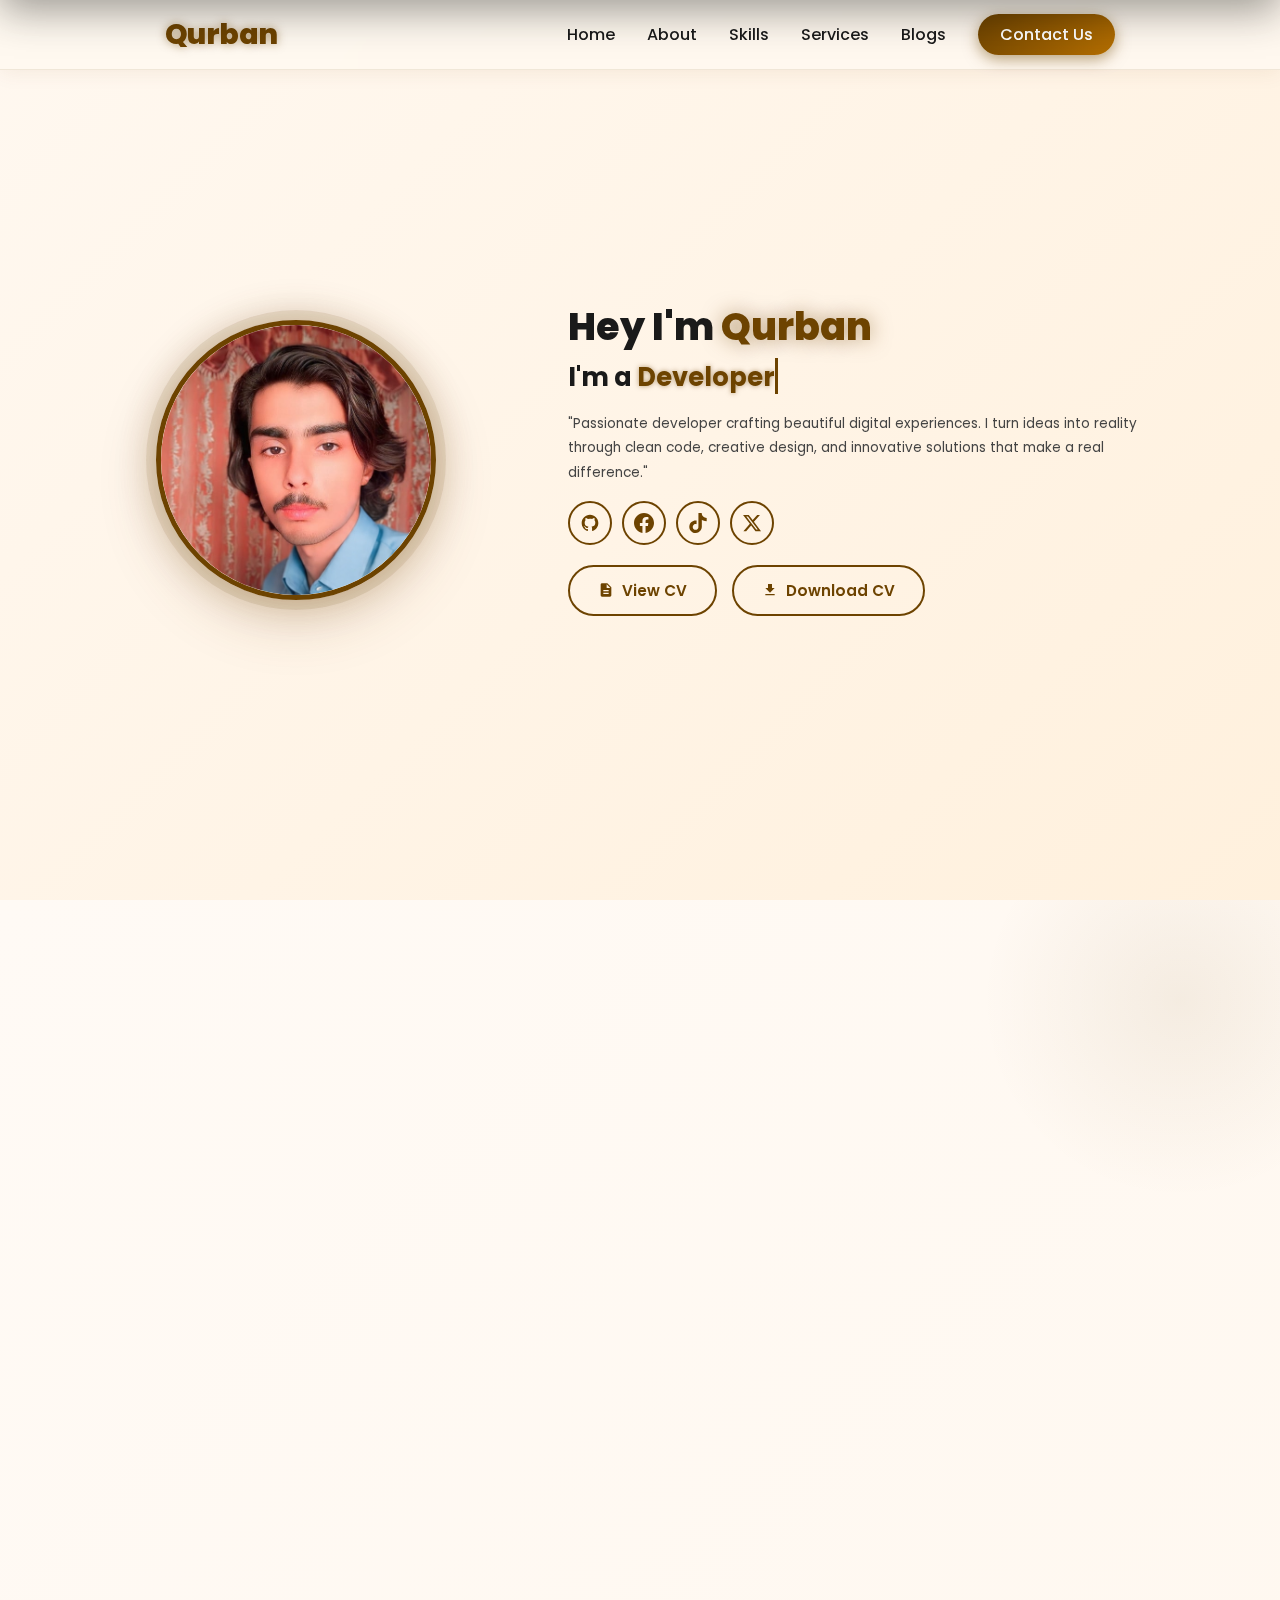
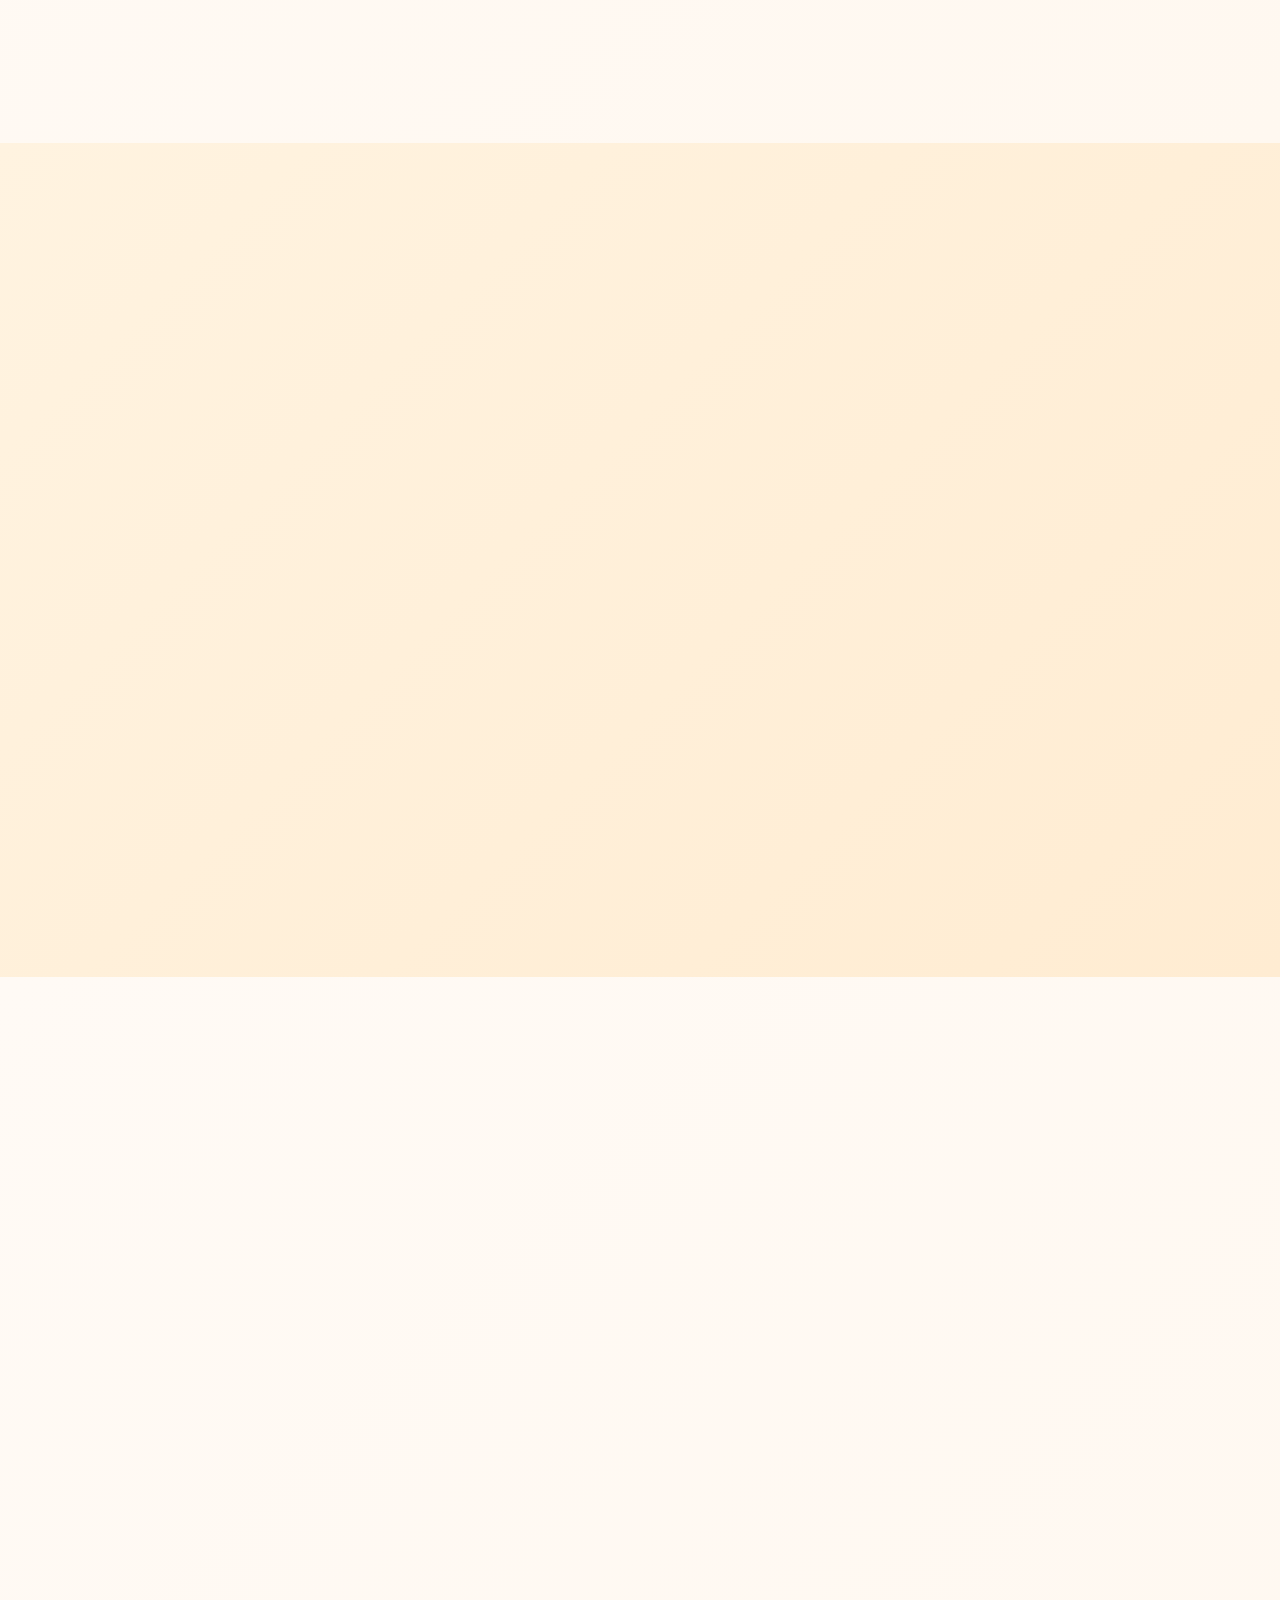
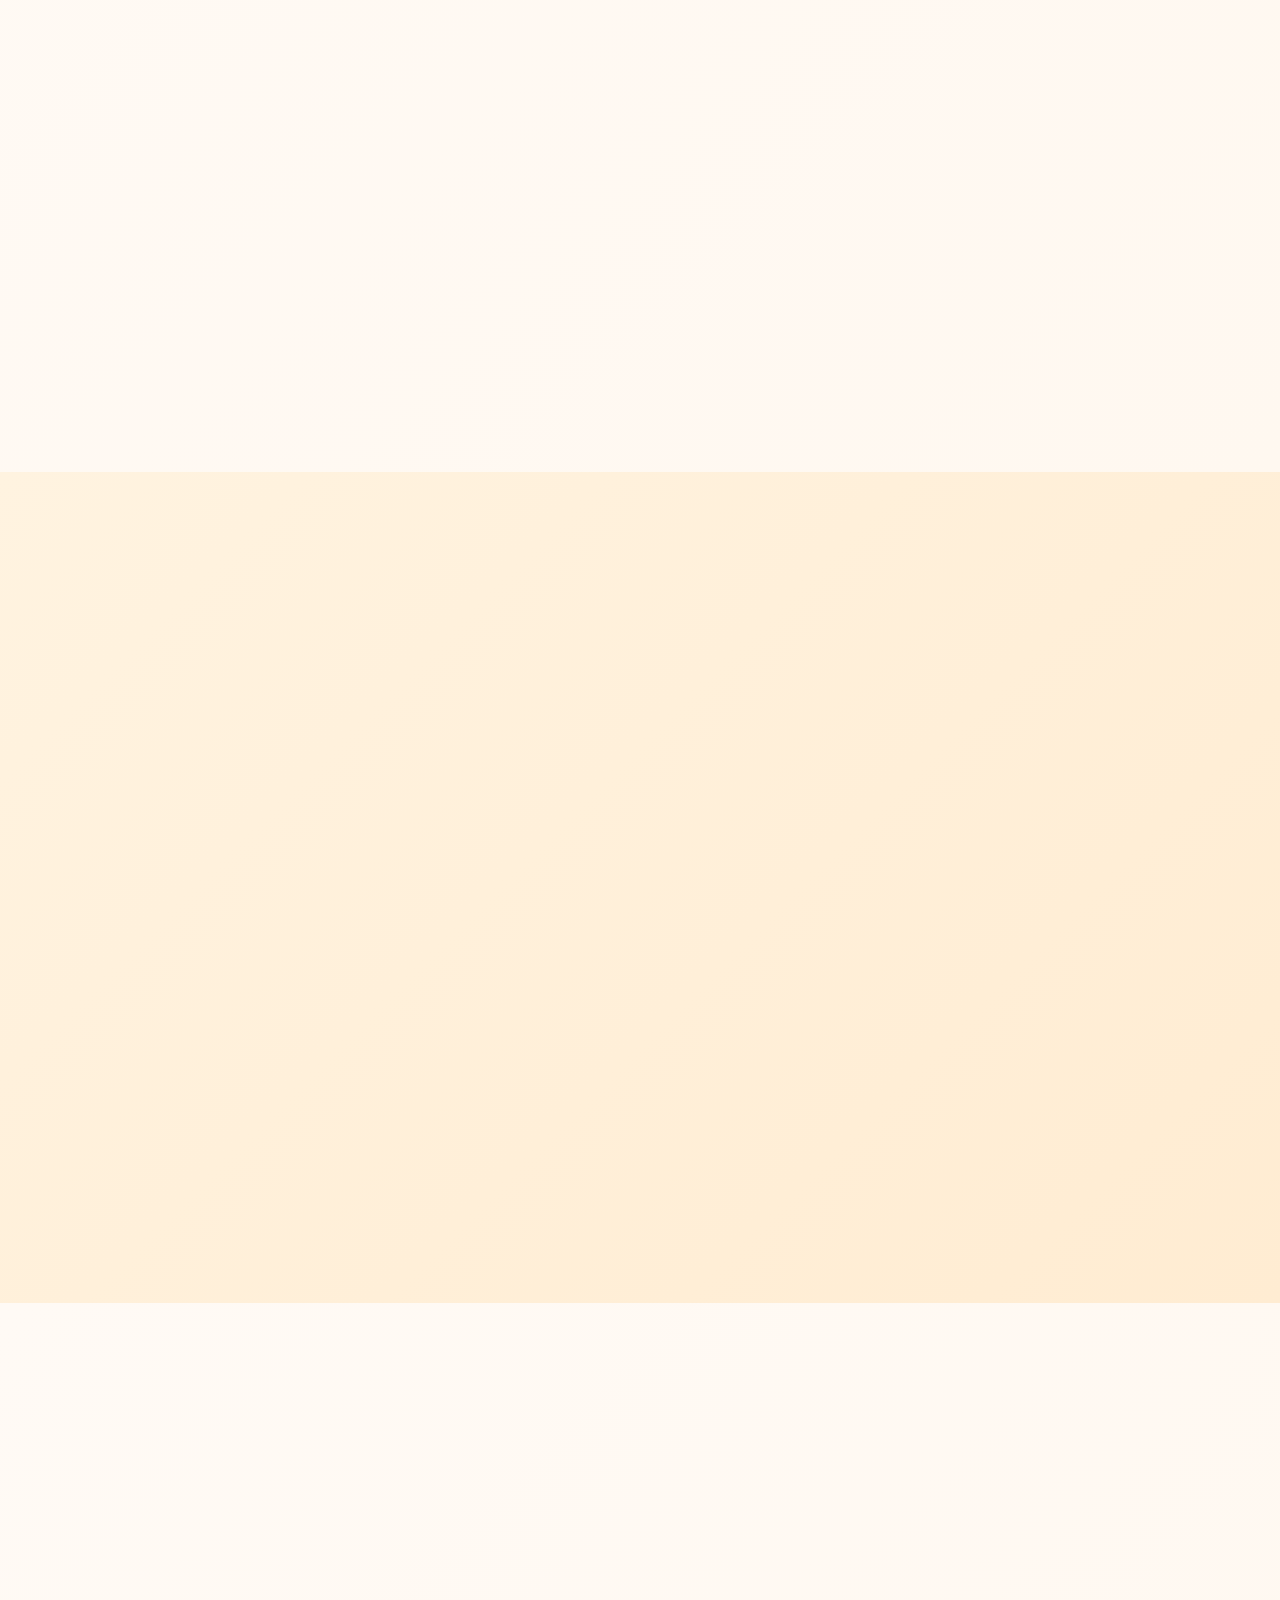
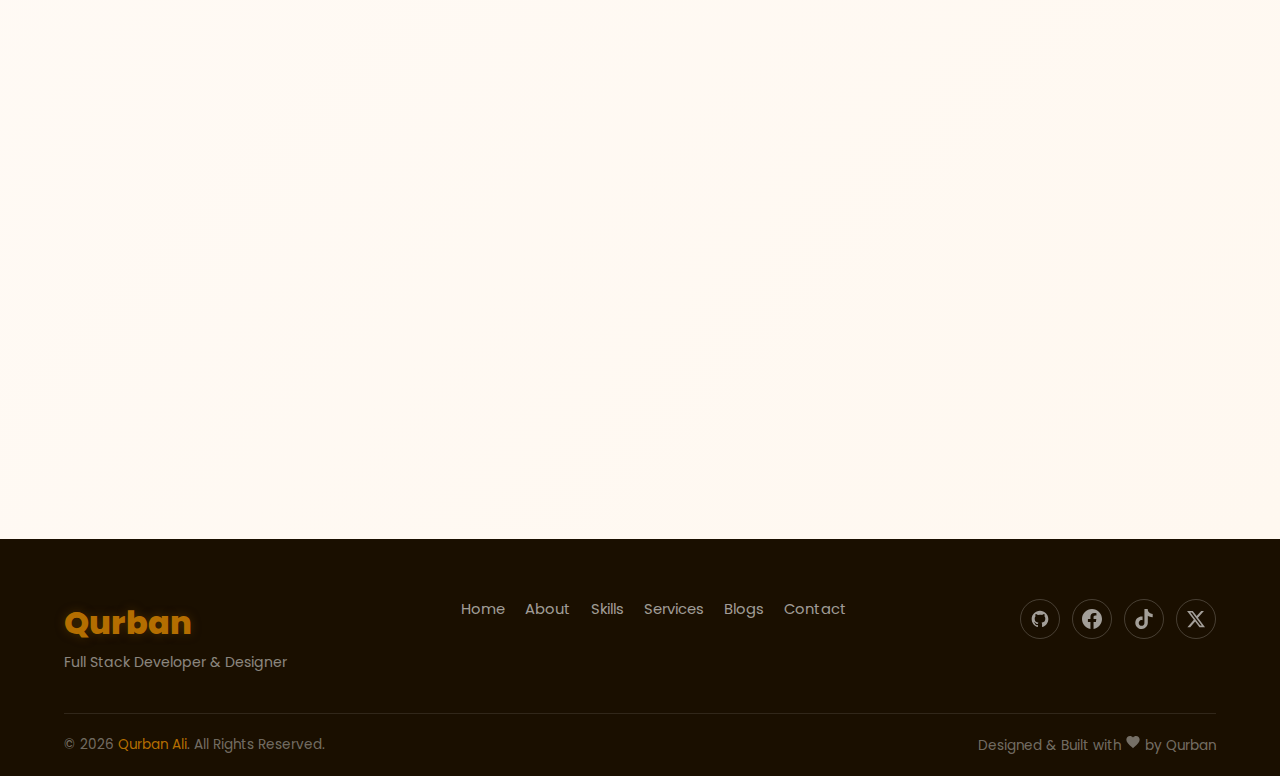
<file: index.html>
<!DOCTYPE html>
<html lang="en">
<head>
    <meta charset="UTF-8">
    <meta name="viewport" content="width=device-width, initial-scale=1.0">
    <meta name="description" content="Qurban Ali - Full Stack Developer, Designer & Content Creator. Portfolio showcasing projects, skills, and services.">
    <title>Qurban Ali | Portfolio</title>
    <link rel="icon" type="image/png" href="main.png">
    <link rel="stylesheet" href="https://unpkg.com/aos@next/dist/aos.css" />
    <link rel="stylesheet" href="style.css">
</head>
<body>

    <!-- ===== NAVBAR ===== -->
    <nav id="navbar">
        <div class="nav-container">
            <div class="logo" data-aos="zoom-in" data-aos-duration="1000">
                <span>Qurban</span>
            </div>
            <div class="links">
                <div class="link" data-aos="fade-up" data-aos-duration="1000" data-aos-delay="100"><a href="#home">Home</a></div>
                <div class="link" data-aos="fade-up" data-aos-duration="1000" data-aos-delay="200"><a href="#about">About</a></div>
                <div class="link" data-aos="fade-up" data-aos-duration="1000" data-aos-delay="300"><a href="#skills">Skills</a></div>
                <div class="link" data-aos="fade-up" data-aos-duration="1000" data-aos-delay="400"><a href="#services">Services</a></div>
                <div class="link" data-aos="fade-up" data-aos-duration="1000" data-aos-delay="500"><a href="#blogs">Blogs</a></div>
                <div class="link contact-btn" data-aos="fade-up" data-aos-duration="1000" data-aos-delay="600"><a href="#contact">Contact Us</a></div>
            </div>
            <svg class="hamburg" id="hamburgBtn" onclick="hamburg()" width="28" height="28" viewBox="0 0 24 24" fill="currentColor" style="cursor:pointer;position:absolute;right:20px;top:50%;transform:translateY(-50%);color:var(--primary);"><path d="M3 18h18v-2H3v2zm0-5h18v-2H3v2zm0-7v2h18V6H3z"/></svg>
        </div>
        <div class="dropdown" id="dropdown">
            <div class="links">
                <a href="#home" onclick="closeMenu()">Home</a>
                <a href="#about" onclick="closeMenu()">About</a>
                <a href="#skills" onclick="closeMenu()">Skills</a>
                <a href="#services" onclick="closeMenu()">Services</a>
                <a href="#blogs" onclick="closeMenu()">Blogs</a>
                <a href="#contact" onclick="closeMenu()">Contact Us</a>
                <svg class="cancel" onclick="cancel()" width="24" height="24" viewBox="0 0 24 24" fill="currentColor" style="cursor:pointer;color:white;position:absolute;top:15px;right:20px;"><path d="M19 6.41L17.59 5 12 10.59 6.41 5 5 6.41 10.59 12 5 17.59 6.41 19 12 13.41 17.59 19 19 17.59 13.41 12z"/></svg>
            </div>
        </div>
    </nav>

    <!-- ===== HOME SECTION ===== -->
    <section id="home" class="home-section">
        <div class="main-container">
            <div class="image" data-aos="zoom-in-right" data-aos-duration="2000">
                <img src="main.png" alt="Qurban Ali">
            </div>
            <div class="content">
                <h1 data-aos="fade-left" data-aos-duration="1000" data-aos-delay="500">Hey I'm <span>Qurban</span></h1>
                <div class="typewriter" data-aos="fade-right" data-aos-duration="1000" data-aos-delay="700">I'm a <span></span></div>
                <p data-aos="flip-up" data-aos-duration="1000" data-aos-delay="900">"Passionate developer crafting beautiful digital experiences. I turn ideas into reality through clean code, creative design, and innovative solutions that make a real difference."</p>
                <div class="social-links" data-aos="flip-down" data-aos-duration="1000" data-aos-delay="1100">
                    <a href="https://github.com/newm73776-lgtm" target="_blank" aria-label="GitHub"><svg width="20" height="20" viewBox="0 0 24 24" fill="currentColor"><path d="M12 2C6.477 2 2 6.477 2 12c0 4.42 2.865 8.166 6.839 9.489.5.092.682-.217.682-.482 0-.237-.008-.866-.013-1.7-2.782.603-3.369-1.34-3.369-1.34-.454-1.156-1.11-1.463-1.11-1.463-.908-.62.069-.608.069-.608 1.003.07 1.531 1.03 1.531 1.03.892 1.529 2.341 1.087 2.91.831.092-.646.35-1.086.636-1.336-2.22-.253-4.555-1.11-4.555-4.943 0-1.091.39-1.984 1.029-2.683-.103-.253-.446-1.27.098-2.647 0 0 .84-.269 2.75 1.025A9.578 9.578 0 0112 6.836c.85.004 1.705.114 2.504.336 1.909-1.294 2.747-1.025 2.747-1.025.546 1.377.203 2.394.1 2.647.64.699 1.028 1.592 1.028 2.683 0 3.842-2.339 4.687-4.566 4.935.359.309.678.919.678 1.852 0 1.336-.012 2.415-.012 2.743 0 .267.18.578.688.48C19.138 20.163 22 16.418 22 12c0-5.523-4.477-10-10-10z"/></svg></a>
                    <a href="https://www.facebook.com/QurbaanAli786" target="_blank" aria-label="Facebook"><svg width="20" height="20" viewBox="0 0 24 24" fill="currentColor"><path d="M24 12.073c0-6.627-5.373-12-12-12s-12 5.373-12 12c0 5.99 4.388 10.954 10.125 11.854v-8.385H7.078v-3.47h3.047V9.43c0-3.007 1.792-4.669 4.533-4.669 1.312 0 2.686.235 2.686.235v2.953H15.83c-1.491 0-1.956.925-1.956 1.874v2.25h3.328l-.532 3.47h-2.796v8.385C19.612 23.027 24 18.062 24 12.073z"/></svg></a>
                    <a href="https://www.tiktok.com/@mr.__qurban" target="_blank" aria-label="TikTok"><svg width="20" height="20" viewBox="0 0 24 24" fill="currentColor"><path d="M12.525.02c1.31-.02 2.61-.01 3.91-.02.08 1.53.63 3.09 1.75 4.17 1.12 1.11 2.7 1.62 4.24 1.79v4.03c-1.44-.05-2.89-.35-4.2-.97-.57-.26-1.1-.59-1.62-.93-.01 2.92.01 5.84-.02 8.75-.08 1.4-.54 2.79-1.35 3.94-1.31 1.92-3.58 3.17-5.91 3.21-1.43.08-2.86-.31-4.08-1.03-2.02-1.19-3.44-3.37-3.65-5.71-.02-.5-.03-1-.01-1.49.18-1.9 1.12-3.72 2.58-4.96 1.66-1.44 3.98-2.13 6.15-1.72.02 1.48-.04 2.96-.04 4.44-.99-.32-2.15-.23-3.02.37-.63.41-1.11 1.04-1.36 1.75-.21.51-.15 1.07-.14 1.61.24 1.64 1.82 3.02 3.5 2.87 1.12-.01 2.19-.66 2.77-1.61.19-.33.4-.67.41-1.06.1-1.79.06-3.57.07-5.36.01-4.03-.01-8.05.02-12.07z"/></svg></a>
                    <a href="#" target="_blank" aria-label="Twitter"><svg width="20" height="20" viewBox="0 0 24 24" fill="currentColor"><path d="M18.244 2.25h3.308l-7.227 8.26 8.502 11.24H16.17l-5.214-6.817L4.99 21.75H1.68l7.73-8.835L1.254 2.25H8.08l4.713 6.231zm-1.161 17.52h1.833L7.084 4.126H5.117z"/></svg></a>
                </div>
                <div class="btn" data-aos="zoom-out-left" data-aos-duration="1000" data-aos-delay="1300">
                    <a href="cv.html" target="_blank" class="cv-btn outline-btn"><svg width="16" height="16" viewBox="0 0 24 24" fill="currentColor"><path d="M14 2H6c-1.1 0-1.99.9-1.99 2L4 20c0 1.1.89 2 1.99 2H18c1.1 0 2-.9 2-2V8l-6-6zm2 16H8v-2h8v2zm0-4H8v-2h8v2zm-3-5V3.5L18.5 9H13z"/></svg> View CV</a>
                    <a href="cv.html#download" class="cv-btn outline-btn"><svg width="16" height="16" viewBox="0 0 24 24" fill="currentColor"><path d="M19 9h-4V3H9v6H5l7 7 7-7zM5 18v2h14v-2H5z"/></svg> Download CV</a>
                </div>
            </div>
        </div>
    </section>

    <!-- ===== ABOUT SECTION ===== -->
    <section id="about" class="about-section">
        <div class="section-header" data-aos="fade-up" data-aos-duration="1000">
            <h2>About <span>Me</span></h2>
            <div class="underline"></div>
        </div>
        <div class="about-container">
            <div class="about-image" data-aos="fade-right" data-aos-duration="1200">
                <img src="main.png" alt="Qurban Ali">
                <div class="experience-badge">
                    <span class="num">2+</span>
                    <span class="text">Years Experience</span>
                </div>
            </div>
            <div class="about-content" data-aos="fade-left" data-aos-duration="1200">
                <h3>I'm <span>Qurban Ali</span> – Full Stack Developer</h3>
                <p>I am a passionate and dedicated Full Stack Developer with a strong background in web development, UI/UX design, and digital content creation. I love building modern, responsive, and user-friendly web applications that solve real-world problems.</p>
                <p>With expertise in both front-end and back-end technologies, I craft seamless digital experiences that combine functionality with aesthetics. I am constantly learning and adapting to emerging technologies to deliver cutting-edge solutions.</p>

                <div class="about-info">
                    <div class="info-item">
                        <svg width="20" height="20" viewBox="0 0 24 24" fill="currentColor"><path d="M12 2C6.48 2 2 6.48 2 12s4.48 10 10 10 10-4.48 10-10S17.52 2 12 2zm0 3c1.66 0 3 1.34 3 3s-1.34 3-3 3-3-1.34-3-3 1.34-3 3-3zm0 14.2c-2.5 0-4.71-1.28-6-3.22.03-1.99 4-3.08 6-3.08 1.99 0 5.97 1.09 6 3.08-1.29 1.94-3.5 3.22-6 3.22z"/></svg>
                        <div>
                            <span class="label">Name:</span>
                            <span class="value">Qurban Ali</span>
                        </div>
                    </div>
                    <div class="info-item">
                        <svg width="20" height="20" viewBox="0 0 24 24" fill="currentColor"><path d="M20 4H4c-1.1 0-2 .9-2 2v12c0 1.1.9 2 2 2h16c1.1 0 2-.9 2-2V6c0-1.1-.9-2-2-2zm0 4l-8 5-8-5V6l8 5 8-5v2z"/></svg>
                        <div>
                            <span class="label">Email:</span>
                            <span class="value">mrqurbaan@gmail.com</span>
                        </div>
                    </div>
                    <div class="info-item">
                        <svg width="20" height="20" viewBox="0 0 24 24" fill="currentColor"><path d="M12 2C6.48 2 2 6.48 2 12s4.48 10 10 10 10-4.48 10-10S17.52 2 12 2zm-1 17.93c-3.95-.49-7-3.85-7-7.93 0-.62.08-1.21.21-1.79L9 15v1c0 1.1.9 2 2 2v1.93zm6.9-2.54c-.26-.81-1-1.39-1.9-1.39h-1v-3c0-.55-.45-1-1-1H8v-2h2c.55 0 1-.45 1-1V7h2c1.1 0 2-.9 2-2v-.41c2.93 1.19 5 4.06 5 7.41 0 2.08-.8 3.97-2.1 5.39z"/></svg>
                        <div>
                            <span class="label">Website:</span>
                            <span class="value"><a href="https://personal-kappa-ashen.vercel.app" target="_blank">personal-info-ruby.vercel.app</a></span>
                        </div>
                    </div>
                    <div class="info-item">
                        <svg width="20" height="20" viewBox="0 0 24 24" fill="currentColor"><path d="M12 2C8.13 2 5 5.13 5 9c0 5.25 7 13 7 13s7-7.75 7-13c0-3.87-3.13-7-7-7zm0 9.5c-1.38 0-2.5-1.12-2.5-2.5s1.12-2.5 2.5-2.5 2.5 1.12 2.5 2.5-1.12 2.5-2.5 2.5z"/></svg>
                        <div>
                            <span class="label">Location:</span>
                            <span class="value">Pakistan</span>
                        </div>
                    </div>
                </div>

                <div class="about-btns">
                    <a href="#contact" class="primary-btn">Hire Me</a>
                    <a href="cv.html" target="_blank" class="secondary-btn">My CV</a>
                </div>
            </div>
        </div>
    </section>

    <!-- ===== SKILLS SECTION ===== -->
    <section id="skills" class="skills-section">
        <div class="section-header" data-aos="fade-up" data-aos-duration="1000">
            <h2>My <span>Skills</span></h2>
            <div class="underline"></div>
        </div>
        <div class="skills-container">
            <div class="skills-text" data-aos="fade-right" data-aos-duration="1200">
                <h3>My Technical <span>Expertise</span></h3>
                <p>I have honed my skills across a wide range of web technologies and tools. My expertise spans from front-end development to back-end systems, enabling me to build complete and robust digital solutions.</p>
                <p>I continuously update my skill set to stay current with industry trends and best practices.</p>
            </div>
            <div class="skills-bars" data-aos="fade-left" data-aos-duration="1200">
                <div class="skill-item">
                    <div class="skill-info">
                        <span>HTML & CSS</span>
                        <span>95%</span>
                    </div>
                    <div class="skill-bar">
                        <div class="skill-fill" style="--width: 95%"></div>
                    </div>
                </div>
                <div class="skill-item">
                    <div class="skill-info">
                        <span>JavaScript</span>
                        <span>85%</span>
                    </div>
                    <div class="skill-bar">
                        <div class="skill-fill" style="--width: 85%"></div>
                    </div>
                </div>
                <div class="skill-item">
                    <div class="skill-info">
                        <span>React.js</span>
                        <span>80%</span>
                    </div>
                    <div class="skill-bar">
                        <div class="skill-fill" style="--width: 80%"></div>
                    </div>
                </div>
                <div class="skill-item">
                    <div class="skill-info">
                        <span>Node.js</span>
                        <span>75%</span>
                    </div>
                    <div class="skill-bar">
                        <div class="skill-fill" style="--width: 75%"></div>
                    </div>
                </div>
                <div class="skill-item">
                    <div class="skill-info">
                        <span>Python</span>
                        <span>70%</span>
                    </div>
                    <div class="skill-bar">
                        <div class="skill-fill" style="--width: 70%"></div>
                    </div>
                </div>
                <div class="skill-item">
                    <div class="skill-info">
                        <span>UI/UX Design</span>
                        <span>88%</span>
                    </div>
                    <div class="skill-bar">
                        <div class="skill-fill" style="--width: 88%"></div>
                    </div>
                </div>
            </div>
        </div>

        <!-- Tech Icons -->
        <div class="tech-icons" data-aos="fade-up" data-aos-duration="1200" data-aos-delay="200">
            <div class="tech-card"><svg width="32" height="32" viewBox="0 0 24 24" fill="currentColor"><path d="M1.5 0h21l-1.91 21.563L11.977 24l-8.565-2.438L1.5 0zm7.031 9.75l-.232-2.718 10.059.003.23-2.622L5.412 4.41l.698 8.01h9.126l-.326 3.426-2.91.804-2.955-.81-.188-2.11H6.248l.33 4.171L12 19.351l5.379-1.443.744-8.157H8.531z"/></svg><span>HTML5</span></div>
            <div class="tech-card"><svg width="32" height="32" viewBox="0 0 24 24" fill="currentColor"><path d="M1.5 0h21l-1.91 21.563L11.977 24l-8.564-2.438L1.5 0zm17.09 4.413L5.41 4.41l.213 2.622 10.125.002-.255 2.716h-6.64l.24 2.573h6.182l-.366 3.523-2.91.804-2.956-.81-.188-2.11h-2.61l.29 3.855L12 19.288l5.373-1.53L18.59 4.414z"/></svg><span>CSS3</span></div>
            <div class="tech-card"><svg width="32" height="32" viewBox="0 0 24 24" fill="currentColor"><path d="M0 0h24v24H0V0zm22.034 18.276c-.175-1.095-.888-2.015-3.003-2.873-.736-.345-1.554-.585-1.797-1.14-.091-.33-.105-.51-.046-.705.15-.646.915-.84 1.515-.66.39.12.75.42.976.9 1.034-.676 1.034-.676 1.755-1.125-.27-.42-.404-.601-.586-.78-.63-.705-1.625-1.065-2.665-.975-1.215.12-2.115.81-2.46 1.8-.24.69-.165 1.29.225 2.01.51.90 1.26 1.155 2.355 1.575.66.24.795.585.69.96-.09.465-.54.66-1.155.54-.405-.075-.75-.24-1.095-.6l-1.635 1.17c.195.3.465.57.795.855 1.245.93 3.195.855 4.485-.48.75-.675 1.065-1.68.675-2.73zM8.49 15.09l-1.875 1.35c-.33.24-.645.465-.93.465-.285 0-.39-.195-.345-.66l.06-.36 1.44-7.11h-2.1l-.285 1.44c-.165.825-.315 1.575-.465 2.37-.03-.09-.66-2.37-.66-2.37h-2.25l1.215 6.075c.165.855.195 1.08.18 1.305-.015.285-.165.51-.525.54-.18.015-.495-.015-.735-.045l-.285 1.53c.495.12 1.005.15 1.515.12 1.14-.06 1.74-.45 2.01-1.35l.255-.795 1.995-8.355H8.49v.001z"/></svg><span>JavaScript</span></div>
            <div class="tech-card"><svg width="32" height="32" viewBox="0 0 24 24" fill="currentColor"><path d="M12 0c-6.627 0-12 5.373-12 12s5.373 12 12 12 12-5.373 12-12-5.373-12-12-12zm0 2.4c5.302 0 9.6 4.298 9.6 9.6s-4.298 9.6-9.6 9.6-9.6-4.298-9.6-9.6 4.298-9.6 9.6-9.6zm.42 4.8c-2.676 0-4.86 1.836-4.86 4.08 0 1.284.678 2.16 1.836 2.556.192.048.366-.084.42-.276.048-.168.036-.3.024-.444-.024-.168-.108-.204-.216-.252-.444-.168-.696-.456-.696-1.02 0-1.092.984-1.932 2.304-1.932 1.176 0 1.92.672 1.92 1.608 0 1.236-.528 2.076-1.296 2.076-.444 0-.756-.24-.648-.756.12-.504.348-.996.348-1.356 0-.324-.18-.6-.552-.6-.444 0-.792.456-.792 1.08 0 .396.132.66.132.66l-.54 2.16c-.168.672-.048 1.5-.048 1.584 0 .06.084.084.12.084.444 0 1.596-1.848 1.596-3.264 0-1.512-.888-2.328-2.196-2.328-1.5 0-2.592 1.14-2.592 2.64 0 .456.132.924.348 1.176.048.06.06.108.048.168-.036.18-.12.552-.144.708-.024.072-.06.084-.156.048-.576-.432-.936-1.116-.936-2.22 0-1.896 1.596-4.02 4.752-4.02 2.508 0 4.164 1.8 4.164 3.72 0 2.52-1.404 4.416-3.48 4.416-.696 0-1.356-.36-1.572-.804l-.456 1.74c-.18.576-.624 1.296-1.008 1.728 1.356.42 2.784.648 4.272.648 3.708 0 6.696-2.196 6.696-6.216.012-3.3-2.304-6.084-5.712-6.084z"/></svg><span>React</span></div>
            <div class="tech-card"><svg width="32" height="32" viewBox="0 0 24 24" fill="currentColor"><path d="M12.002 0C5.375 0 0 5.373 0 12.002c0 5.287 3.435 9.77 8.197 11.37.602.11.82-.26.82-.578 0-.286-.01-1.04-.015-2.04-3.338.724-4.043-1.61-4.043-1.61-.546-1.387-1.332-1.756-1.332-1.756-1.09-.745.082-.73.082-.73 1.205.086 1.84 1.237 1.84 1.237 1.07 1.835 2.807 1.305 3.492.998.108-.776.42-1.305.76-1.605-2.665-.305-5.467-1.334-5.467-5.932 0-1.31.468-2.382 1.235-3.22-.124-.303-.535-1.524.117-3.176 0 0 1.008-.322 3.3 1.23A11.51 11.51 0 0112 5.803c1.02.005 2.047.138 3.006.404 2.29-1.553 3.297-1.23 3.297-1.23.653 1.653.242 2.874.118 3.176.77.838 1.233 1.91 1.233 3.22 0 4.61-2.807 5.625-5.48 5.92.43.372.814 1.103.814 2.222 0 1.606-.015 2.898-.015 3.293 0 .32.218.694.825.578C20.565 21.77 24 17.287 24 12.002 24 5.373 18.63 0 12.002 0z"/></svg><span>Node.js</span></div>
            <div class="tech-card"><svg width="32" height="32" viewBox="0 0 24 24" fill="currentColor"><path d="M14.25.18l.9.2.73.26.59.3.45.32.34.34.25.34.16.33.1.3.04.26.02.2-.01.13V8.5l-.05.3-.09.29-.14.28-.19.27-.24.26-.3.25-.36.24-.41.22-.47.2-.53.18-.58.16-.64.14-.69.11-.74.09-.78.07-.84.04-.88.02H8.83l-.88-.02-.84-.04-.78-.07-.74-.09-.7-.11-.64-.14-.58-.16-.53-.18-.47-.2-.41-.22-.36-.24-.3-.25-.24-.26-.19-.27-.14-.28-.09-.29-.05-.3V2.13l.01-.13.02-.2.06-.26.1-.3.16-.33.25-.34.34-.34.45-.32.59-.3.73-.26.9-.2 1.27-.14 1.52-.06H14.25zm-3.12 5.56c-.45 0-.86.12-1.21.36-.35.24-.63.58-.84 1.02-.21.44-.33.96-.36 1.56l2.65.38c.03-.42.13-.76.3-1.02.17-.26.39-.39.67-.39.28 0 .5.1.67.29.17.19.25.48.25.87 0 .37-.08.69-.25.95-.17.26-.41.52-.73.78l-1.37 1.09c-.51.4-.9.84-1.18 1.3-.28.46-.42 1.05-.42 1.77v.71h2.66v-.57c0-.42.08-.74.25-.97.17-.23.42-.48.75-.75l1.35-1.1c.86-.69 1.43-1.39 1.71-2.1.28-.71.42-1.47.42-2.28 0-.78-.14-1.45-.42-2.01-.28-.56-.68-.99-1.2-1.28-.52-.3-1.13-.45-1.84-.45zm1.76 8.39v2.06H9.11V14.13h3.78z"/></svg><span>Python</span></div>
            <div class="tech-card"><svg width="32" height="32" viewBox="0 0 24 24" fill="currentColor"><path d="M23.546 10.93L13.89 2.28c-.31-.25-.74-.25-1.04 0l-1.77 1.46c-.03.02-.05.04-.07.06L.454 10.93c-.47.39-.47 1.1 0 1.48l9.66 8.65c.31.25.74.25 1.04 0l9.66-8.65c.47-.38.47-1.09 0-1.48zM12 19.23l-7.2-6.43L12 6.37l7.2 6.43L12 19.23zm5.21-11.05c-.03.06-.07.11-.13.16l-5.08 4.53V14l5.08-4.53c.06-.05.1-.1.13-.16.02-.04.03-.08.03-.12 0-.11-.07-.21-.18-.26-.1-.05-.22-.05-.32 0-.1.05-.18.15-.18.26 0 .04.01.08.03.12zM6.79 8.18c.03.05.07.11.13.16l5.08 4.53V14l-5.08-4.53c-.06-.05-.1-.1-.13-.16-.02-.04-.03-.08-.03-.12 0-.11.07-.21.18-.26.1-.05.22-.05.32 0 .1.05.18.15.18.26 0 .04-.01.08-.03.12z"/></svg><span>Git</span></div>
            <div class="tech-card"><svg width="32" height="32" viewBox="0 0 24 24" fill="currentColor"><path d="M12 0C5.373 0 0 5.373 0 12s5.373 12 12 12 12-5.373 12-12S18.627 0 12 0zm4.5 17.25c0 .69-.56 1.25-1.25 1.25h-6.5c-.69 0-1.25-.56-1.25-1.25V6.75c0-.69.56-1.25 1.25-1.25h6.5c.69 0 1.25.56 1.25 1.25v10.5zM9 9h6v1.5H9V9zm0 3h6v1.5H9V12zm0 3h4.5v1.5H9V15z"/></svg><span>Figma</span></div>
        </div>
    </section>

    <!-- ===== SERVICES SECTION ===== -->
    <section id="services" class="services-section">
        <div class="section-header" data-aos="fade-up" data-aos-duration="1000">
            <h2>My <span>Services</span></h2>
            <div class="underline"></div>
        </div>
        <p class="section-sub" data-aos="fade-up" data-aos-duration="1000" data-aos-delay="100">I offer a wide range of professional services to help you build your digital presence and grow your business online.</p>
        <div class="services-grid">
            <div class="service-card" data-aos="fade-up" data-aos-duration="1000" data-aos-delay="100">
                <div class="service-icon"><svg width="20" height="20" viewBox="0 0 24 24" fill="currentColor"><path d="M16 1H4c-1.1 0-2 .9-2 2v14h2V3h12V1zm3 4H8c-1.1 0-2 .9-2 2v14c0 1.1.9 2 2 2h11c1.1 0 2-.9 2-2V7c0-1.1-.9-2-2-2zm0 16H8V7h11v14z"/></svg></div>
                <h3>Web Development</h3>
                <p>Building fast, responsive, and modern websites using cutting-edge technologies like React, Node.js, and more.</p>
                <a href="https://qr-ai-seven.vercel.app" target="_blank" class="service-link">View Project <svg width="16" height="16" viewBox="0 0 24 24" fill="currentColor"><path d="M8.59 16.59L13.17 12 8.59 7.41 10 6l6 6-6 6-1.41-1.41z"/></svg></a>
            </div>
            <div class="service-card featured" data-aos="fade-up" data-aos-duration="1000" data-aos-delay="200">
                <div class="service-icon"><svg width="24" height="24" viewBox="0 0 24 24" fill="currentColor"><path d="M17 1.01L7 1c-1.1 0-2 .9-2 2v18c0 1.1.9 2 2 2h10c1.1 0 2-.9 2-2V3c0-1.1-.9-1.99-2-1.99zM17 19H7V5h10v14z"/></svg></div>
                <h3>SIM Info Tool</h3>
                <p>A powerful SIM information lookup tool built with modern web technologies — check out my live project!</p>
                <a href="https://sim-info-ruby.vercel.app" target="_blank" class="service-link">Visit Live Site <svg width="16" height="16" viewBox="0 0 24 24" fill="currentColor"><path d="M19 19H5V5h7V3H5c-1.11 0-2 .89-2 2v14a2 2 0 002 2h14c1.1 0 2-.9 2-2v-7h-2v7zM14 3v2h3.59l-9.83 9.83 1.41 1.41L19 6.41V10h2V3h-7z"/></svg></a>
            </div>
            <div class="service-card" data-aos="fade-up" data-aos-duration="1000" data-aos-delay="300">
                <div class="service-icon"><svg width="24" height="24" viewBox="0 0 24 24" fill="currentColor"><path d="M12 3c-4.97 0-9 4.03-9 9s4.03 9 9 9c.83 0 1.5-.67 1.5-1.5 0-.39-.15-.74-.39-1.01-.23-.26-.38-.61-.38-.99 0-.83.67-1.5 1.5-1.5H16c2.76 0 5-2.24 5-5 0-4.42-4.03-8-9-8zm-5.5 9c-.83 0-1.5-.67-1.5-1.5S5.67 9 6.5 9 8 9.67 8 10.5 7.33 12 6.5 12zm3-4C8.67 8 8 7.33 8 6.5S8.67 5 9.5 5s1.5.67 1.5 1.5S10.33 8 9.5 8zm5 0c-.83 0-1.5-.67-1.5-1.5S13.67 5 14.5 5s1.5.67 1.5 1.5S15.33 8 14.5 8zm3 4c-.83 0-1.5-.67-1.5-1.5S16.67 9 17.5 9s1.5.67 1.5 1.5-.67 1.5-1.5 1.5z"/></svg></div>
                <h3>UI/UX Design</h3>
                <p>Creating beautiful, intuitive, and user-centric designs that enhance user experience and brand identity.</p>
                <a href="#contact" class="service-link">Get a Quote <svg width="16" height="16" viewBox="0 0 24 24" fill="currentColor"><path d="M8.59 16.59L13.17 12 8.59 7.41 10 6l6 6-6 6-1.41-1.41z"/></svg></a>
            </div>
            <div class="service-card" data-aos="fade-up" data-aos-duration="1000" data-aos-delay="400">
                <div class="service-icon"><svg width="24" height="24" viewBox="0 0 24 24" fill="currentColor"><path d="M4 3h16c.55 0 1 .45 1 1v16c0 .55-.45 1-1 1H4c-.55 0-1-.45-1-1V4c0-.55.45-1 1-1zm2 4v12h12V7H6zm2 2h2v2H8V9zm0 4h2v2H8v-2zm4-4h2v2h-2V9zm0 4h2v2h-2v-2z"/></svg></div>
                <h3>Backend Development</h3>
                <p>Developing robust APIs, databases, and server-side logic to power your web applications.</p>
                <a href="#contact" class="service-link">Get a Quote <svg width="16" height="16" viewBox="0 0 24 24" fill="currentColor"><path d="M8.59 16.59L13.17 12 8.59 7.41 10 6l6 6-6 6-1.41-1.41z"/></svg></a>
            </div>
            <div class="service-card" data-aos="fade-up" data-aos-duration="1000" data-aos-delay="500">
                <div class="service-icon"><svg width="24" height="24" viewBox="0 0 24 24" fill="currentColor"><path d="M19.615 3.184c-3.604-.246-11.631-.245-15.23 0-3.897.266-4.356 2.62-4.385 8.816.029 6.185.484 8.549 4.385 8.816 3.6.245 11.626.246 15.23 0 3.897-.266 4.356-2.62 4.385-8.816-.029-6.185-.484-8.549-4.385-8.816zm-10.615 12.816v-8l8 3.993-8 4.007z"/></svg></div>
                <h3>Content Creation</h3>
                <p>Producing engaging digital content, tutorials, and educational resources for various platforms.</p>
                <a href="#contact" class="service-link">Learn More <svg width="16" height="16" viewBox="0 0 24 24" fill="currentColor"><path d="M8.59 16.59L13.17 12 8.59 7.41 10 6l6 6-6 6-1.41-1.41z"/></svg></a>
            </div>
            <div class="service-card" data-aos="fade-up" data-aos-duration="1000" data-aos-delay="600">
                <div class="service-icon"><svg width="24" height="24" viewBox="0 0 24 24" fill="currentColor"><path d="M15.5 14h-.79l-.28-.27A6.471 6.471 0 0016 9.5 6.5 6.5 0 109.5 16c1.61 0 3.09-.59 4.23-1.57l.27.28v.79l5 4.99L20.49 19l-4.99-5zm-6 0C7.01 14 5 11.99 5 9.5S7.01 5 9.5 5 14 7.01 14 9.5 11.99 14 9.5 14z"/></svg></div>
                <h3>SEO Optimization</h3>
                <p>Optimizing websites for search engines to improve visibility, traffic, and online presence.</p>
                <a href="#contact" class="service-link">Get a Quote <svg width="16" height="16" viewBox="0 0 24 24" fill="currentColor"><path d="M8.59 16.59L13.17 12 8.59 7.41 10 6l6 6-6 6-1.41-1.41z"/></svg></a>
            </div>
        </div>
    </section>

    <!-- ===== BLOGS SECTION ===== -->
    <section id="blogs" class="blogs-section">
        <div class="section-header" data-aos="fade-up" data-aos-duration="1000">
            <h2>Latest <span>Blogs</span></h2>
            <div class="underline"></div>
        </div>
        <p class="section-sub" data-aos="fade-up" data-aos-duration="1000" data-aos-delay="100">I write about web development, design, and technology. Here are some of my latest articles.</p>
        <div class="blogs-grid">
            <div class="blog-card" data-aos="fade-up" data-aos-duration="1000" data-aos-delay="100">
                <div class="blog-img">
                    <div class="blog-placeholder blog-1"></div>
                    <div class="blog-tag">Web Dev</div>
                </div>
                <div class="blog-content">
                    <div class="blog-meta">
                        <span><svg width="16" height="16" viewBox="0 0 24 24" fill="currentColor"><path d="M19 19H5V8h14m-3-7v2H8V1H6v2H5c-1.11 0-2 .89-2 2v14a2 2 0 002 2h14a2 2 0 002-2V5a2 2 0 00-2-2h-1V1m-1 11h-5v5h5v-5z"/></svg> Feb 2026</span>
                        <span><svg width="16" height="16" viewBox="0 0 24 24" fill="currentColor"><path d="M11.99 2C6.47 2 2 6.48 2 12s4.47 10 9.99 10C17.52 22 22 17.52 22 12S17.52 2 11.99 2zM12 20c-4.42 0-8-3.58-8-8s3.58-8 8-8 8 3.58 8 8-3.58 8-8 8zm.5-13H11v6l5.25 3.15.75-1.23-4.5-2.67z"/></svg> 5 min read</span>
                    </div>
                    <h3>Building Modern Websites with React.js</h3>
                    <p>Learn how to build fast, scalable, and beautiful web applications using React.js and modern JavaScript.</p>
                    <a href="#" class="blog-link">Read More <svg width="16" height="16" viewBox="0 0 24 24" fill="currentColor"><path d="M8.59 16.59L13.17 12 8.59 7.41 10 6l6 6-6 6-1.41-1.41z"/></svg></a>
                </div>
            </div>
            <div class="blog-card" data-aos="fade-up" data-aos-duration="1000" data-aos-delay="200">
                <div class="blog-img">
                    <div class="blog-placeholder blog-2"></div>
                    <div class="blog-tag">Design</div>
                </div>
                <div class="blog-content">
                    <div class="blog-meta">
                        <span><svg width="16" height="16" viewBox="0 0 24 24" fill="currentColor"><path d="M19 19H5V8h14m-3-7v2H8V1H6v2H5c-1.11 0-2 .89-2 2v14a2 2 0 002 2h14a2 2 0 002-2V5a2 2 0 00-2-2h-1V1m-1 11h-5v5h5v-5z"/></svg> Jan 2026</span>
                        <span><svg width="16" height="16" viewBox="0 0 24 24" fill="currentColor"><path d="M11.99 2C6.47 2 2 6.48 2 12s4.47 10 9.99 10C17.52 22 22 17.52 22 12S17.52 2 11.99 2zM12 20c-4.42 0-8-3.58-8-8s3.58-8 8-8 8 3.58 8 8-3.58 8-8 8zm.5-13H11v6l5.25 3.15.75-1.23-4.5-2.67z"/></svg> 7 min read</span>
                    </div>
                    <h3>UI/UX Design Principles for Developers</h3>
                    <p>Discover the key design principles that every developer should know to create better user interfaces.</p>
                    <a href="#" class="blog-link">Read More <svg width="16" height="16" viewBox="0 0 24 24" fill="currentColor"><path d="M8.59 16.59L13.17 12 8.59 7.41 10 6l6 6-6 6-1.41-1.41z"/></svg></a>
                </div>
            </div>
            <div class="blog-card" data-aos="fade-up" data-aos-duration="1000" data-aos-delay="300">
                <div class="blog-img">
                    <div class="blog-placeholder blog-3"></div>
                    <div class="blog-tag">CSS</div>
                </div>
                <div class="blog-content">
                    <div class="blog-meta">
                        <span><svg width="16" height="16" viewBox="0 0 24 24" fill="currentColor"><path d="M19 19H5V8h14m-3-7v2H8V1H6v2H5c-1.11 0-2 .89-2 2v14a2 2 0 002 2h14a2 2 0 002-2V5a2 2 0 00-2-2h-1V1m-1 11h-5v5h5v-5z"/></svg> Dec 2025</span>
                        <span><svg width="16" height="16" viewBox="0 0 24 24" fill="currentColor"><path d="M11.99 2C6.47 2 2 6.48 2 12s4.47 10 9.99 10C17.52 22 22 17.52 22 12S17.52 2 11.99 2zM12 20c-4.42 0-8-3.58-8-8s3.58-8 8-8 8 3.58 8 8-3.58 8-8 8zm.5-13H11v6l5.25 3.15.75-1.23-4.5-2.67z"/></svg> 4 min read</span>
                    </div>
                    <h3>Advanced CSS Animations & Effects</h3>
                    <p>Master the art of CSS animations to create stunning visual effects that delight your users.</p>
                    <a href="#" class="blog-link">Read More <svg width="16" height="16" viewBox="0 0 24 24" fill="currentColor"><path d="M8.59 16.59L13.17 12 8.59 7.41 10 6l6 6-6 6-1.41-1.41z"/></svg></a>
                </div>
            </div>
        </div>
    </section>

    <!-- ===== CONTACT SECTION ===== -->
    <section id="contact" class="contact-section">
        <div class="section-header" data-aos="fade-up" data-aos-duration="1000">
            <h2>Contact <span>Me</span></h2>
            <div class="underline"></div>
        </div>
        <p class="section-sub" data-aos="fade-up" data-aos-duration="1000" data-aos-delay="100">Have a project in mind or want to collaborate? I'd love to hear from you. Let's build something amazing together!</p>
        <div class="contact-container">
            <div class="contact-info" data-aos="fade-right" data-aos-duration="1200">
                <h3>Get In <span>Touch</span></h3>
                <div class="contact-detail">
                    <div class="contact-icon"><svg xmlns="http://www.w3.org/2000/svg" width="20" height="20" viewBox="0 0 24 24" fill="currentColor"><path d="M20 4H4c-1.1 0-2 .9-2 2v12c0 1.1.9 2 2 2h16c1.1 0 2-.9 2-2V6c0-1.1-.9-2-2-2zm0 4l-8 5-8-5V6l8 5 8-5v2z"/></svg></div>
                    <div>
                        <h4>Email</h4>
                        <p>mrqurbaan@gmail.com</p>
                    </div>
                </div>
                <div class="contact-detail">
                    <div class="contact-icon"><svg xmlns="http://www.w3.org/2000/svg" width="20" height="20" viewBox="0 0 24 24" fill="currentColor"><path d="M6.62 10.79c1.44 2.83 3.76 5.14 6.59 6.59l2.2-2.2c.27-.27.67-.36 1.02-.24 1.12.37 2.33.57 3.57.57.55 0 1 .45 1 1V20c0 .55-.45 1-1 1-9.39 0-17-7.61-17-17 0-.55.45-1 1-1h3.5c.55 0 1 .45 1 1 0 1.25.2 2.45.57 3.57.11.35.03.74-.25 1.02l-2.2 2.2z"/></svg></div>
                    <div>
                        <h4>Phone</h4>
                        <p>+92 300 12237137</p>
                    </div>
                </div>
                <div class="contact-detail">
                    <div class="contact-icon"><svg xmlns="http://www.w3.org/2000/svg" width="20" height="20" viewBox="0 0 24 24" fill="currentColor"><path d="M12 2C6.48 2 2 6.48 2 12s4.48 10 10 10 10-4.48 10-10S17.52 2 12 2zm-1 17.93c-3.95-.49-7-3.85-7-7.93 0-.62.08-1.21.21-1.79L9 15v1c0 1.1.9 2 2 2v1.93zm6.9-2.54c-.26-.81-1-1.39-1.9-1.39h-1v-3c0-.55-.45-1-1-1H8v-2h2c.55 0 1-.45 1-1V7h2c1.1 0 2-.9 2-2v-.41c2.93 1.19 5 4.06 5 7.41 0 2.08-.8 3.97-2.1 5.39z"/></svg></div>
                    <div>
                        <h4>Website</h4>
                        <p><a href="https://personal-kappa-ashen.vercel.app/" target="_blank">personal Info</a></p>
                    </div>
                </div>
                <div class="contact-detail">
                    <div class="contact-icon"><svg xmlns="http://www.w3.org/2000/svg" width="20" height="20" viewBox="0 0 24 24" fill="currentColor"><path d="M12 2C8.13 2 5 5.13 5 9c0 5.25 7 13 7 13s7-7.75 7-13c0-3.87-3.13-7-7-7zm0 9.5c-1.38 0-2.5-1.12-2.5-2.5s1.12-2.5 2.5-2.5 2.5 1.12 2.5 2.5-1.12 2.5-2.5 2.5z"/></svg></div>
                    <div>
                        <h4>Location</h4>
                        <p>Pakistan</p>
                    </div>
                </div>
                <div class="contact-social">
                    <a href="https://github.com/newm73776-lgtm" target="_blank" aria-label="GitHub"><svg width="20" height="20" viewBox="0 0 24 24" fill="currentColor"><path d="M12 2C6.477 2 2 6.477 2 12c0 4.42 2.865 8.166 6.839 9.489.5.092.682-.217.682-.482 0-.237-.008-.866-.013-1.7-2.782.603-3.369-1.34-3.369-1.34-.454-1.156-1.11-1.463-1.11-1.463-.908-.62.069-.608.069-.608 1.003.07 1.531 1.03 1.531 1.03.892 1.529 2.341 1.087 2.91.831.092-.646.35-1.086.636-1.336-2.22-.253-4.555-1.11-4.555-4.943 0-1.091.39-1.984 1.029-2.683-.103-.253-.446-1.27.098-2.647 0 0 .84-.269 2.75 1.025A9.578 9.578 0 0112 6.836c.85.004 1.705.114 2.504.336 1.909-1.294 2.747-1.025 2.747-1.025.546 1.377.203 2.394.1 2.647.64.699 1.028 1.592 1.028 2.683 0 3.842-2.339 4.687-4.566 4.935.359.309.678.919.678 1.852 0 1.336-.012 2.415-.012 2.743 0 .267.18.578.688.48C19.138 20.163 22 16.418 22 12c0-5.523-4.477-10-10-10z"/></svg></a>
                    <a href="https://www.facebook.com/QurbaanAli786" target="_blank" aria-label="Facebook"><svg width="20" height="20" viewBox="0 0 24 24" fill="currentColor"><path d="M24 12.073c0-6.627-5.373-12-12-12s-12 5.373-12 12c0 5.99 4.388 10.954 10.125 11.854v-8.385H7.078v-3.47h3.047V9.43c0-3.007 1.792-4.669 4.533-4.669 1.312 0 2.686.235 2.686.235v2.953H15.83c-1.491 0-1.956.925-1.956 1.874v2.25h3.328l-.532 3.47h-2.796v8.385C19.612 23.027 24 18.062 24 12.073z"/></svg></a>
                    <a href="https://www.tiktok.com/@mr.__qurban" target="_blank" aria-label="TikTok"><svg width="20" height="20" viewBox="0 0 24 24" fill="currentColor"><path d="M19 0h-14c-2.761 0-5 2.239-5 5v14c0 2.761 2.239 5 5 5h14c2.762 0 5-2.239 5-5v-14c0-2.761-2.238-5-5-5zm-11 19h-3v-11h3v11zm-1.5-12.268c-.966 0-1.75-.79-1.75-1.764s.784-1.764 1.75-1.764 1.75.79 1.75 1.764-.783 1.764-1.75 1.764zm13.5 12.268h-3v-5.604c0-3.368-4-3.113-4 0v5.604h-3v-11h3v1.765c1.396-2.586 7-2.777 7 2.476v6.759z"/></svg></a>
                    <a href="#" target="_blank" aria-label="Twitter"><svg width="20" height="20" viewBox="0 0 24 24" fill="currentColor"><path d="M18.244 2.25h3.308l-7.227 8.26 8.502 11.24H16.17l-5.214-6.817L4.99 21.75H1.68l7.73-8.835L1.254 2.25H8.08l4.713 6.231zm-1.161 17.52h1.833L7.084 4.126H5.117z"/></svg></a>
                </div>
            </div>
            <div class="contact-form" data-aos="fade-left" data-aos-duration="1200">
                <form id="contactForm" onsubmit="submitForm(event)">
                    <div class="form-group">
                        <input type="text" id="name" placeholder="Your Name" required autocomplete="name">
                        <label for="name">Your Name</label>
                    </div>
                    <div class="form-group">
                        <input type="email" id="email" placeholder="Your Email" required autocomplete="email">
                        <label for="email">Your Email</label>
                    </div>
                    <div class="form-group">
                        <input type="text" id="subject" placeholder="Subject" required autocomplete="off">
                        <label for="subject">Subject</label>
                    </div>
                    <div class="form-group">
                        <textarea id="message" placeholder="Your Message" rows="5" required autocomplete="off"></textarea>
                        <label for="message">Your Message</label>
                    </div>
                    <button type="submit" class="submit-btn" id="submitBtn">
                        <svg width="16" height="16" viewBox="0 0 24 24" fill="currentColor"><path d="M2.01 21L23 12 2.01 3 2 10l15 2-15 2z"/></svg> Send Message
                    </button>
                    <div id="formMsg" class="form-msg"></div>
                </form>
            </div>
        </div>
    </section>

    <!-- ===== FOOTER ===== -->
    <footer>
        <div class="footer-container">
            <div class="footer-logo">
                <span>Qurban</span>
                <p>Full Stack Developer & Designer</p>
            </div>
            <div class="footer-links">
                <a href="#home">Home</a>
                <a href="#about">About</a>
                <a href="#skills">Skills</a>
                <a href="#services">Services</a>
                <a href="#blogs">Blogs</a>
                <a href="#contact">Contact</a>
            </div>
            <div class="footer-social">
                <a href="https://github.com/newm73776-lgtm" aria-label="GitHub"><svg width="20" height="20" viewBox="0 0 24 24" fill="currentColor"><path d="M12 2C6.477 2 2 6.477 2 12c0 4.42 2.865 8.166 6.839 9.489.5.092.682-.217.682-.482 0-.237-.008-.866-.013-1.7-2.782.603-3.369-1.34-3.369-1.34-.454-1.156-1.11-1.463-1.11-1.463-.908-.62.069-.608.069-.608 1.003.07 1.531 1.03 1.531 1.03.892 1.529 2.341 1.087 2.91.831.092-.646.35-1.086.636-1.336-2.22-.253-4.555-1.11-4.555-4.943 0-1.091.39-1.984 1.029-2.683-.103-.253-.446-1.27.098-2.647 0 0 .84-.269 2.75 1.025A9.578 9.578 0 0112 6.836c.85.004 1.705.114 2.504.336 1.909-1.294 2.747-1.025 2.747-1.025.546 1.377.203 2.394.1 2.647.64.699 1.028 1.592 1.028 2.683 0 3.842-2.339 4.687-4.566 4.935.359.309.678.919.678 1.852 0 1.336-.012 2.415-.012 2.743 0 .267.18.578.688.48C19.138 20.163 22 16.418 22 12c0-5.523-4.477-10-10-10z"/></svg></a>
                <a href="https://www.facebook.com/QurbaanAli786" aria-label="Facebook"><svg width="20" height="20" viewBox="0 0 24 24" fill="currentColor"><path d="M24 12.073c0-6.627-5.373-12-12-12s-12 5.373-12 12c0 5.99 4.388 10.954 10.125 11.854v-8.385H7.078v-3.47h3.047V9.43c0-3.007 1.792-4.669 4.533-4.669 1.312 0 2.686.235 2.686.235v2.953H15.83c-1.491 0-1.956.925-1.956 1.874v2.25h3.328l-.532 3.47h-2.796v8.385C19.612 23.027 24 18.062 24 12.073z"/></svg></a>
                <a href="https://www.tiktok.com/@mr.__qurban" aria-label="TikTok"><svg width="20" height="20" viewBox="0 0 24 24" fill="currentColor"><path d="M12.525.02c1.31-.02 2.61-.01 3.91-.02.08 1.53.63 3.09 1.75 4.17 1.12 1.11 2.7 1.62 4.24 1.79v4.03c-1.44-.05-2.89-.35-4.2-.97-.57-.26-1.1-.59-1.62-.93-.01 2.92.01 5.84-.02 8.75-.08 1.4-.54 2.79-1.35 3.94-1.31 1.92-3.58 3.17-5.91 3.21-1.43.08-2.86-.31-4.08-1.03-2.02-1.19-3.44-3.37-3.65-5.71-.02-.5-.03-1-.01-1.49.18-1.9 1.12-3.72 2.58-4.96 1.66-1.44 3.98-2.13 6.15-1.72.02 1.48-.04 2.96-.04 4.44-.99-.32-2.15-.23-3.02.37-.63.41-1.11 1.04-1.36 1.75-.21.51-.15 1.07-.14 1.61.24 1.64 1.82 3.02 3.5 2.87 1.12-.01 2.19-.66 2.77-1.61.19-.33.4-.67.41-1.06.1-1.79.06-3.57.07-5.36.01-4.03-.01-8.05.02-12.07z"/></svg></a>
                <a href="#" aria-label="Twitter"><svg width="20" height="20" viewBox="0 0 24 24" fill="currentColor"><path d="M18.244 2.25h3.308l-7.227 8.26 8.502 11.24H16.17l-5.214-6.817L4.99 21.75H1.68l7.73-8.835L1.254 2.25H8.08l4.713 6.231zm-1.161 17.52h1.833L7.084 4.126H5.117z"/></svg></a>
            </div>
        </div>
        <div class="footer-bottom">
            <p>&copy; 2026 <span>Qurban Ali</span>. All Rights Reserved.</p>
            <p>Designed & Built with <svg width="16" height="16" viewBox="0 0 24 24" fill="currentColor"><path d="M12 21.35l-1.45-1.32C5.4 15.36 2 12.28 2 8.5 2 5.42 4.42 3 7.5 3c1.74 0 3.41.81 4.5 2.09C13.09 3.81 14.76 3 16.5 3 19.58 3 22 5.42 22 8.5c0 3.78-3.4 6.86-8.55 11.54L12 21.35z"/></svg> by Qurban</p>
        </div>
    </footer>

    <!-- ===== BACK TO TOP ===== -->
    <a href="#home" class="back-to-top" id="backToTop" aria-label="Back to top">
        <svg width="24" height="24" viewBox="0 0 24 24" fill="currentColor"><path d="M7.41 15.41L12 10.83l4.59 4.58L18 14l-6-6-6 6z"/></svg>
    </a>

    <!-- Scripts -->
    <script src="https://unpkg.com/aos@next/dist/aos.js"></script>
    <script src="script.js"></script>
</body>
</html>
</file>
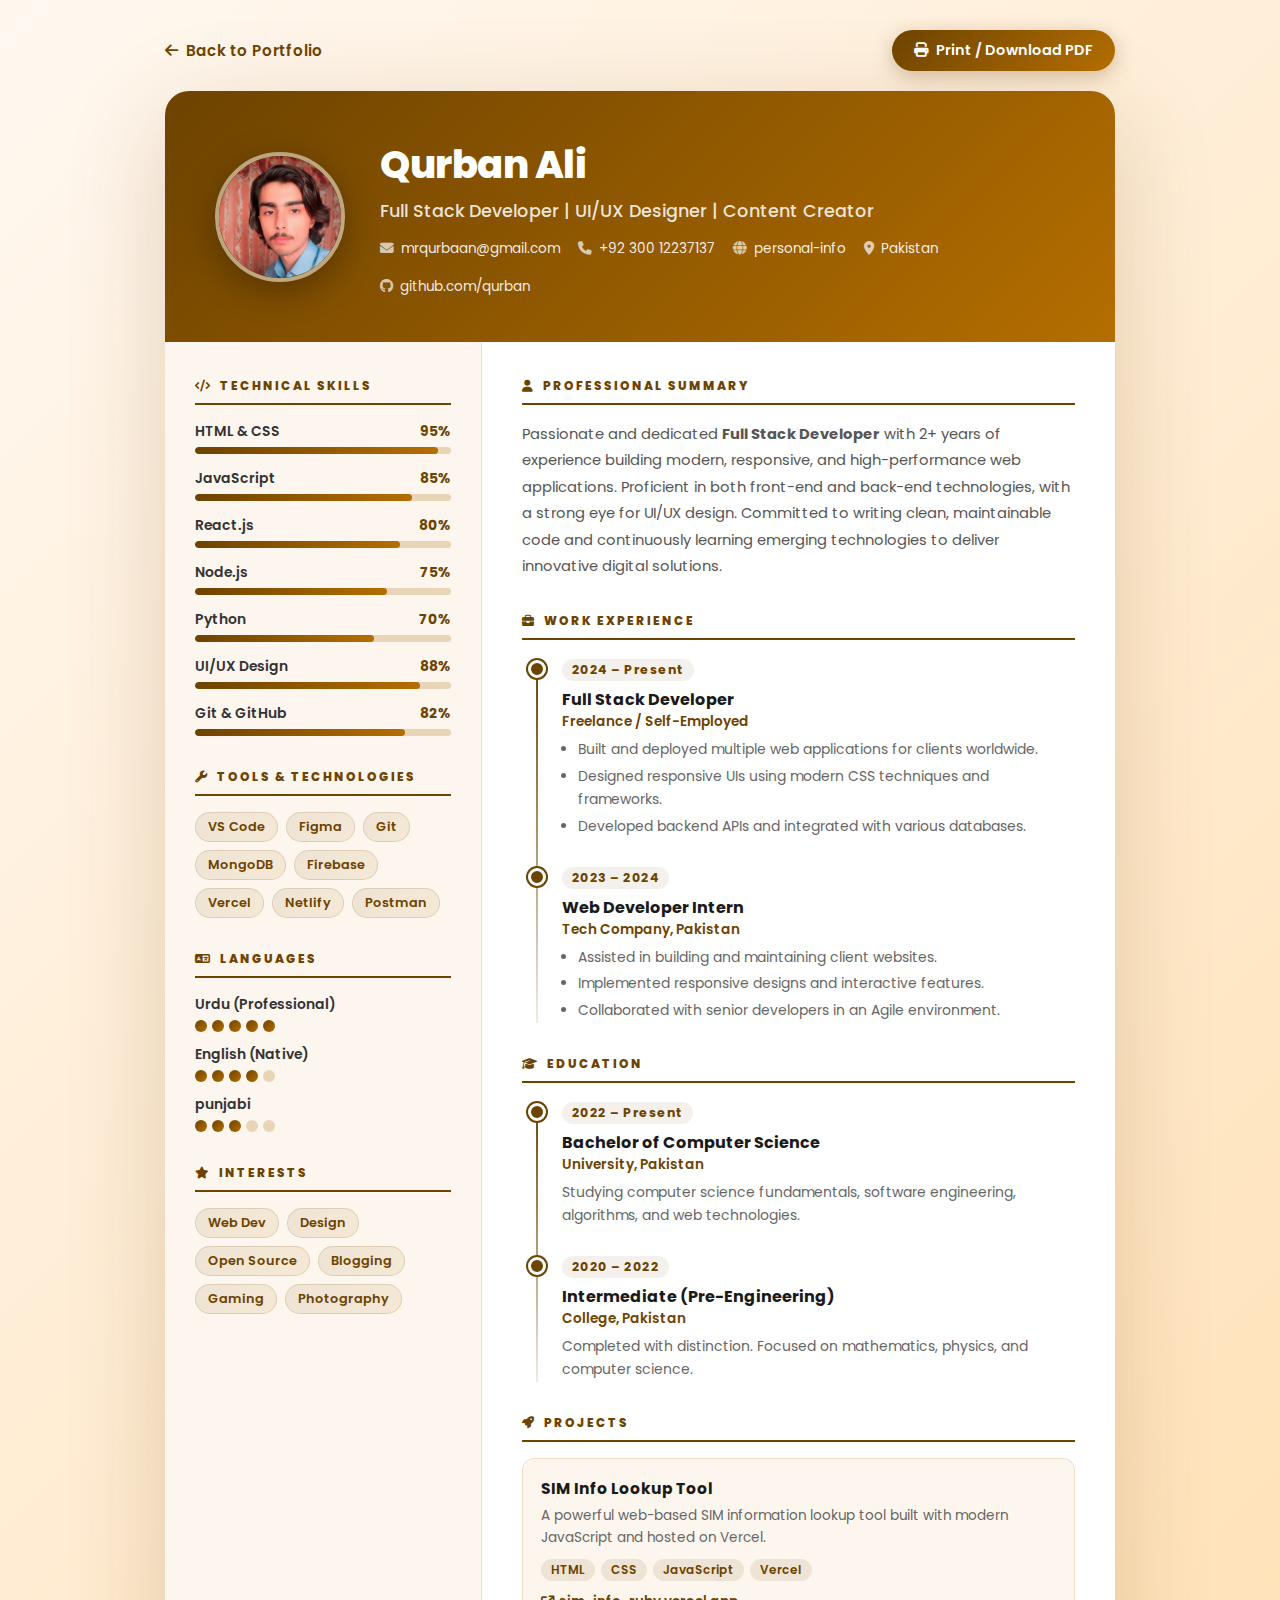
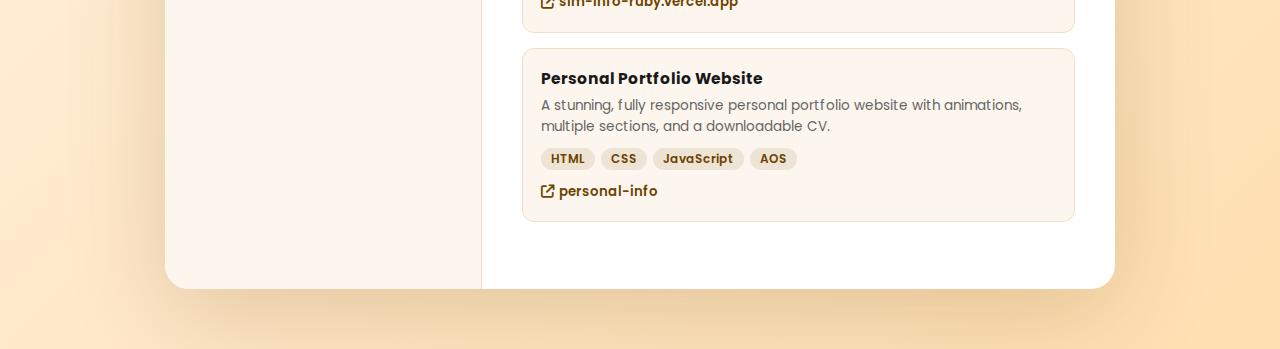
<file: cv.html>
<!DOCTYPE html>
<html lang="en">
<head>
    <meta charset="UTF-8">
    <meta name="viewport" content="width=device-width, initial-scale=1.0">
    <meta name="description" content="Qurban Ali - Curriculum Vitae | Full Stack Developer & Designer">
    <title>Qurban Ali - CV</title>
    <link rel="stylesheet" href="https://cdnjs.cloudflare.com/ajax/libs/font-awesome/6.7.1/css/all.min.css">
    <link href="https://fonts.googleapis.com/css2?family=Poppins:wght@300;400;500;600;700;800&display=swap" rel="stylesheet">
    <style>
        * {
            margin: 0; padding: 0;
            box-sizing: border-box;
            font-family: 'Poppins', sans-serif;
        }

        :root {
            --primary: rgb(109, 67, 0);
            --primary-light: rgb(180, 110, 0);
            --primary-glow: rgba(109, 67, 0, 0.3);
            --bg: linear-gradient(135deg, #fff8f0 0%, #ffecd2 50%, #ffe0b2 100%);
        }

        body {
            background: var(--bg);
            min-height: 100vh;
            padding: 30px 20px 60px;
        }

        /* ===== CV TOOLBAR ===== */
        .cv-toolbar {
            max-width: 950px;
            margin: 0 auto 20px;
            display: flex;
            justify-content: space-between;
            align-items: center;
            flex-wrap: wrap;
            gap: 12px;
        }

        .cv-toolbar a.back {
            display: inline-flex;
            align-items: center;
            gap: 8px;
            color: var(--primary);
            text-decoration: none;
            font-weight: 600;
            font-size: 0.95rem;
            transition: 0.3s;
        }

        .cv-toolbar a.back:hover { opacity: 0.75; }

        .cv-toolbar .action-btns {
            display: flex;
            gap: 12px;
            flex-wrap: wrap;
        }

        .cv-toolbar button, .cv-toolbar a.dl-btn {
            display: inline-flex;
            align-items: center;
            gap: 8px;
            padding: 10px 22px;
            background: linear-gradient(135deg, var(--primary), var(--primary-light));
            color: white;
            border: none;
            border-radius: 50px;
            font-size: 0.9rem;
            font-weight: 600;
            cursor: pointer;
            text-decoration: none;
            transition: 0.3s;
            box-shadow: 0 5px 20px var(--primary-glow);
        }

        .cv-toolbar button:hover, .cv-toolbar a.dl-btn:hover {
            transform: translateY(-2px);
            box-shadow: 0 10px 30px var(--primary-glow);
        }

        /* ===== CV CARD ===== */
        .cv-card {
            max-width: 950px;
            margin: 0 auto;
            background: white;
            border-radius: 24px;
            overflow: hidden;
            box-shadow: 0 25px 100px rgba(109,67,0,0.2);
        }

        /* ===== CV HEADER ===== */
        .cv-header {
            background: linear-gradient(135deg, var(--primary) 0%, var(--primary-light) 100%);
            padding: 45px 50px;
            display: flex;
            align-items: center;
            gap: 35px;
            flex-wrap: wrap;
        }

        .cv-header-photo {
            width: 130px;
            height: 130px;
            border-radius: 50%;
            border: 4px solid rgba(255,255,255,0.5);
            object-fit: cover;
            box-shadow: 0 10px 35px rgba(0,0,0,0.3);
            flex-shrink: 0;
        }

        .cv-header-info {
            flex: 1;
        }

        .cv-header-info h1 {
            font-size: 2.4rem;
            font-weight: 800;
            color: white;
            letter-spacing: -0.5px;
        }

        .cv-header-info .title {
            font-size: 1.1rem;
            color: rgba(255,255,255,0.85);
            margin: 5px 0 15px;
            font-weight: 500;
        }

        .cv-header-contacts {
            display: flex;
            flex-wrap: wrap;
            gap: 18px;
        }

        .cv-header-contacts .contact-item {
            display: flex;
            align-items: center;
            gap: 7px;
            color: rgba(255,255,255,0.9);
            font-size: 0.85rem;
        }

        .cv-header-contacts .contact-item i {
            color: rgba(255,255,255,0.7);
        }

        .cv-header-contacts .contact-item a {
            color: rgba(255,255,255,0.9);
            text-decoration: none;
        }

        .cv-header-contacts .contact-item a:hover {
            color: white;
            text-decoration: underline;
        }

        /* ===== CV BODY ===== */
        .cv-body {
            display: grid;
            grid-template-columns: 1fr 2fr;
        }

        /* ===== LEFT COLUMN ===== */
        .cv-left {
            background: #fdf6ee;
            padding: 35px 30px;
            border-right: 1px solid #f0e0c8;
        }

        .cv-section {
            margin-bottom: 32px;
        }

        .cv-section-title {
            font-size: 0.75rem;
            font-weight: 800;
            color: var(--primary);
            letter-spacing: 2px;
            text-transform: uppercase;
            margin-bottom: 16px;
            padding-bottom: 8px;
            border-bottom: 2px solid var(--primary);
            display: flex;
            align-items: center;
            gap: 8px;
        }

        /* Skills */
        .skill-item-cv {
            margin-bottom: 14px;
        }

        .skill-name {
            font-size: 0.87rem;
            font-weight: 600;
            color: #333;
            margin-bottom: 5px;
            display: flex;
            justify-content: space-between;
        }

        .skill-name span:last-child {
            color: var(--primary);
            font-weight: 700;
        }

        .skill-bar-cv {
            width: 100%;
            height: 7px;
            background: #e8d5b8;
            border-radius: 10px;
            overflow: hidden;
        }

        .skill-fill-cv {
            height: 100%;
            background: linear-gradient(90deg, var(--primary), var(--primary-light));
            border-radius: 10px;
            transition: width 1.5s ease;
        }

        /* Languages */
        .lang-item {
            margin-bottom: 12px;
        }

        .lang-item .lang-name {
            font-size: 0.87rem;
            font-weight: 600;
            color: #333;
            margin-bottom: 5px;
        }

        .lang-dots {
            display: flex;
            gap: 5px;
        }

        .lang-dot {
            width: 12px;
            height: 12px;
            border-radius: 50%;
            background: #e8d5b8;
        }

        .lang-dot.filled {
            background: linear-gradient(135deg, var(--primary), var(--primary-light));
        }

        /* Interests */
        .interests-list {
            display: flex;
            flex-wrap: wrap;
            gap: 8px;
        }

        .interest-tag {
            background: linear-gradient(135deg, rgba(109,67,0,0.1), rgba(180,110,0,0.1));
            color: var(--primary);
            padding: 5px 12px;
            border-radius: 50px;
            font-size: 0.8rem;
            font-weight: 600;
            border: 1px solid rgba(109,67,0,0.15);
        }

        /* ===== RIGHT COLUMN ===== */
        .cv-right {
            padding: 35px 40px;
        }

        /* Summary */
        .cv-summary p {
            font-size: 0.92rem;
            color: #555;
            line-height: 1.8;
        }

        /* Experience & Education */
        .timeline {
            position: relative;
        }

        .timeline::before {
            content: "";
            position: absolute;
            left: 14px;
            top: 5px;
            bottom: 0;
            width: 2px;
            background: linear-gradient(180deg, var(--primary), rgba(109,67,0,0.1));
        }

        .timeline-item {
            position: relative;
            padding-left: 40px;
            margin-bottom: 25px;
        }

        .timeline-dot {
            position: absolute;
            left: 6px;
            top: 4px;
            width: 18px;
            height: 18px;
            background: var(--primary);
            border-radius: 50%;
            border: 3px solid white;
            box-shadow: 0 0 0 2px var(--primary);
        }

        .timeline-date {
            font-size: 0.78rem;
            font-weight: 700;
            color: var(--primary);
            letter-spacing: 0.5px;
            background: rgba(109,67,0,0.08);
            display: inline-block;
            padding: 2px 10px;
            border-radius: 20px;
            margin-bottom: 6px;
        }

        .timeline-title {
            font-size: 1rem;
            font-weight: 700;
            color: #1a1a1a;
        }

        .timeline-sub {
            font-size: 0.85rem;
            color: var(--primary);
            font-weight: 600;
            margin-bottom: 6px;
        }

        .timeline-desc {
            font-size: 0.87rem;
            color: #666;
            line-height: 1.7;
        }

        .timeline-desc ul {
            padding-left: 16px;
            margin-top: 4px;
        }

        .timeline-desc ul li { margin-bottom: 3px; }

        /* Projects */
        .project-card-cv {
            border: 1px solid #f0e0c8;
            border-radius: 12px;
            padding: 18px;
            margin-bottom: 15px;
            transition: 0.3s;
            background: #fdf6ee;
        }

        .project-card-cv:hover {
            border-color: var(--primary);
            box-shadow: 0 5px 20px rgba(109,67,0,0.12);
        }

        .project-card-cv h4 {
            font-size: 0.97rem;
            font-weight: 700;
            color: #1a1a1a;
            margin-bottom: 5px;
        }

        .project-card-cv p {
            font-size: 0.85rem;
            color: #666;
            line-height: 1.6;
            margin-bottom: 10px;
        }

        .project-tags {
            display: flex;
            gap: 6px;
            flex-wrap: wrap;
            margin-bottom: 8px;
        }

        .project-tag {
            background: rgba(109,67,0,0.1);
            color: var(--primary);
            padding: 2px 10px;
            border-radius: 50px;
            font-size: 0.75rem;
            font-weight: 600;
        }

        .project-link {
            font-size: 0.83rem;
            color: var(--primary);
            text-decoration: none;
            font-weight: 600;
            display: inline-flex;
            align-items: center;
            gap: 5px;
        }

        .project-link:hover { text-decoration: underline; }

        /* ===== PRINT STYLES ===== */
        @media print {
            body { background: white; padding: 0; }
            .cv-toolbar { display: none; }
            .cv-card {
                box-shadow: none;
                border-radius: 0;
                max-width: 100%;
            }
            .cv-header { padding: 30px 40px; }
            .cv-left, .cv-right { padding: 25px 30px; }
        }

        @media (max-width: 700px) {
            .cv-body {
                grid-template-columns: 1fr;
            }

            .cv-left {
                border-right: none;
                border-bottom: 1px solid #f0e0c8;
            }

            .cv-header {
                flex-direction: column;
                align-items: center;
                text-align: center;
                padding: 30px 25px;
            }

            .cv-right {
                padding: 25px;
            }
        }
    </style>
</head>
<body>

    <!-- ===== TOOLBAR ===== -->
    <div class="cv-toolbar">
        <a href="index.html" class="back">
            <i class="fa-solid fa-arrow-left"></i> Back to Portfolio
        </a>
        <div class="action-btns">
            <button onclick="window.print()" id="printBtn">
                <i class="fa-solid fa-print"></i> Print / Download PDF
            </button>
        </div>
    </div>

    <!-- ===== CV CARD ===== -->
    <div class="cv-card" id="cvContent">

        <!-- Header -->
        <div class="cv-header">
            <img src="main.png" alt="Qurban Ali" class="cv-header-photo">
            <div class="cv-header-info">
                <h1>Qurban Ali</h1>
                <p class="title">Full Stack Developer | UI/UX Designer | Content Creator</p>
                <div class="cv-header-contacts">
                    <div class="contact-item">
                        <i class="fa-solid fa-envelope"></i>
                        mrqurbaan@gmail.com
                    </div>
                    <div class="contact-item">
                        <i class="fa-solid fa-phone"></i>
                        +92 300 12237137
                    </div>
                    <div class="contact-item">
                        <i class="fa-solid fa-globe"></i>
                        <a href="https://personal-kappa-ashen.vercel.app" target="_blank">personal-info</a>
                    </div>
                    <div class="contact-item">
                        <i class="fa-solid fa-location-dot"></i>
                        Pakistan
                    </div>
                    <div class="contact-item">
                        <i class="fa-brands fa-github"></i>
                        <a href="https://github.com/newm73776-lgtm" target="_blank">github.com/qurban</a>
                    </div>
                </div>
            </div>
        </div>

        <!-- Body -->
        <div class="cv-body">

            <!-- LEFT -->
            <div class="cv-left">

                <!-- Technical Skills -->
                <div class="cv-section">
                    <div class="cv-section-title">
                        <i class="fa-solid fa-code"></i> Technical Skills
                    </div>
                    <div class="skill-item-cv">
                        <div class="skill-name"><span>HTML & CSS</span><span>95%</span></div>
                        <div class="skill-bar-cv"><div class="skill-fill-cv" style="width:95%"></div></div>
                    </div>
                    <div class="skill-item-cv">
                        <div class="skill-name"><span>JavaScript</span><span>85%</span></div>
                        <div class="skill-bar-cv"><div class="skill-fill-cv" style="width:85%"></div></div>
                    </div>
                    <div class="skill-item-cv">
                        <div class="skill-name"><span>React.js</span><span>80%</span></div>
                        <div class="skill-bar-cv"><div class="skill-fill-cv" style="width:80%"></div></div>
                    </div>
                    <div class="skill-item-cv">
                        <div class="skill-name"><span>Node.js</span><span>75%</span></div>
                        <div class="skill-bar-cv"><div class="skill-fill-cv" style="width:75%"></div></div>
                    </div>
                    <div class="skill-item-cv">
                        <div class="skill-name"><span>Python</span><span>70%</span></div>
                        <div class="skill-bar-cv"><div class="skill-fill-cv" style="width:70%"></div></div>
                    </div>
                    <div class="skill-item-cv">
                        <div class="skill-name"><span>UI/UX Design</span><span>88%</span></div>
                        <div class="skill-bar-cv"><div class="skill-fill-cv" style="width:88%"></div></div>
                    </div>
                    <div class="skill-item-cv">
                        <div class="skill-name"><span>Git & GitHub</span><span>82%</span></div>
                        <div class="skill-bar-cv"><div class="skill-fill-cv" style="width:82%"></div></div>
                    </div>
                </div>

                <!-- Tools -->
                <div class="cv-section">
                    <div class="cv-section-title">
                        <i class="fa-solid fa-wrench"></i> Tools & Technologies
                    </div>
                    <div class="interests-list">
                        <span class="interest-tag">VS Code</span>
                        <span class="interest-tag">Figma</span>
                        <span class="interest-tag">Git</span>
                        <span class="interest-tag">MongoDB</span>
                        <span class="interest-tag">Firebase</span>
                        <span class="interest-tag">Vercel</span>
                        <span class="interest-tag">Netlify</span>
                        <span class="interest-tag">Postman</span>
                    </div>
                </div>

                <!-- Languages -->
                <div class="cv-section">
                    <div class="cv-section-title">
                        <i class="fa-solid fa-language"></i> Languages
                    </div>
                    <div class="lang-item">
                        <div class="lang-name">Urdu (Professional)</div>
                        <div class="lang-dots">
                            <div class="lang-dot filled"></div>
                            <div class="lang-dot filled"></div>
                            <div class="lang-dot filled"></div>
                            <div class="lang-dot filled"></div>
                            <div class="lang-dot filled"></div>
                        </div>
                    </div>
                    <div class="lang-item">
                        <div class="lang-name">English (Native)</div>
                        <div class="lang-dots">
                            <div class="lang-dot filled"></div>
                            <div class="lang-dot filled"></div>
                            <div class="lang-dot filled"></div>
                            <div class="lang-dot filled"></div>
                            <div class="lang-dot"></div>
                        </div>
                    </div>
                    <div class="lang-item">
                        <div class="lang-name">punjabi</div>
                        <div class="lang-dots">
                            <div class="lang-dot filled"></div>
                            <div class="lang-dot filled"></div>
                            <div class="lang-dot filled"></div>
                            <div class="lang-dot"></div>
                            <div class="lang-dot"></div>
                        </div>
                    </div>
                </div>

                <!-- Interests -->
                <div class="cv-section">
                    <div class="cv-section-title">
                        <i class="fa-solid fa-star"></i> Interests
                    </div>
                    <div class="interests-list">
                        <span class="interest-tag">Web Dev</span>
                        <span class="interest-tag">Design</span>
                        <span class="interest-tag">Open Source</span>
                        <span class="interest-tag">Blogging</span>
                        <span class="interest-tag">Gaming</span>
                        <span class="interest-tag">Photography</span>
                    </div>
                </div>

            </div>

            <!-- RIGHT -->
            <div class="cv-right">

                <!-- Summary -->
                <div class="cv-section cv-summary">
                    <div class="cv-section-title">
                        <i class="fa-solid fa-user"></i> Professional Summary
                    </div>
                    <p>Passionate and dedicated <strong>Full Stack Developer</strong> with 2+ years of experience building modern, responsive, and high-performance web applications. Proficient in both front-end and back-end technologies, with a strong eye for UI/UX design. Committed to writing clean, maintainable code and continuously learning emerging technologies to deliver innovative digital solutions.</p>
                </div>

                <!-- Experience -->
                <div class="cv-section">
                    <div class="cv-section-title">
                        <i class="fa-solid fa-briefcase"></i> Work Experience
                    </div>
                    <div class="timeline">
                        <div class="timeline-item">
                            <div class="timeline-dot"></div>
                            <div class="timeline-date">2024 – Present</div>
                            <div class="timeline-title">Full Stack Developer</div>
                            <div class="timeline-sub">Freelance / Self-Employed</div>
                            <div class="timeline-desc">
                                <ul>
                                    <li>Built and deployed multiple web applications for clients worldwide.</li>
                                    <li>Designed responsive UIs using modern CSS techniques and frameworks.</li>
                                    <li>Developed backend APIs and integrated with various databases.</li>
                                </ul>
                            </div>
                        </div>
                        <div class="timeline-item">
                            <div class="timeline-dot"></div>
                            <div class="timeline-date">2023 – 2024</div>
                            <div class="timeline-title">Web Developer Intern</div>
                            <div class="timeline-sub">Tech Company, Pakistan</div>
                            <div class="timeline-desc">
                                <ul>
                                    <li>Assisted in building and maintaining client websites.</li>
                                    <li>Implemented responsive designs and interactive features.</li>
                                    <li>Collaborated with senior developers in an Agile environment.</li>
                                </ul>
                            </div>
                        </div>
                    </div>
                </div>

                <!-- Education -->
                <div class="cv-section">
                    <div class="cv-section-title">
                        <i class="fa-solid fa-graduation-cap"></i> Education
                    </div>
                    <div class="timeline">
                        <div class="timeline-item">
                            <div class="timeline-dot"></div>
                            <div class="timeline-date">2022 – Present</div>
                            <div class="timeline-title">Bachelor of Computer Science</div>
                            <div class="timeline-sub">University, Pakistan</div>
                            <div class="timeline-desc">Studying computer science fundamentals, software engineering, algorithms, and web technologies.</div>
                        </div>
                        <div class="timeline-item">
                            <div class="timeline-dot"></div>
                            <div class="timeline-date">2020 – 2022</div>
                            <div class="timeline-title">Intermediate (Pre-Engineering)</div>
                            <div class="timeline-sub">College, Pakistan</div>
                            <div class="timeline-desc">Completed with distinction. Focused on mathematics, physics, and computer science.</div>
                        </div>
                    </div>
                </div>

                <!-- Projects -->
                <div class="cv-section">
                    <div class="cv-section-title">
                        <i class="fa-solid fa-rocket"></i> Projects
                    </div>
                    <div class="project-card-cv">
                        <h4>SIM Info Lookup Tool</h4>
                        <p>A powerful web-based SIM information lookup tool built with modern JavaScript and hosted on Vercel.</p>
                        <div class="project-tags">
                            <span class="project-tag">HTML</span>
                            <span class="project-tag">CSS</span>
                            <span class="project-tag">JavaScript</span>
                            <span class="project-tag">Vercel</span>
                        </div>
                        <a href="https://sim-info-ruby.vercel.app" target="_blank" class="project-link">
                            <i class="fa-solid fa-external-link"></i> sim-info-ruby.vercel.app
                        </a>
                    </div>
                    <div class="project-card-cv">
                        <h4>Personal Portfolio Website</h4>
                        <p>A stunning, fully responsive personal portfolio website with animations, multiple sections, and a downloadable CV.</p>
                        <div class="project-tags">
                            <span class="project-tag">HTML</span>
                            <span class="project-tag">CSS</span>
                            <span class="project-tag">JavaScript</span>
                            <span class="project-tag">AOS</span>
                        </div>
                        <a href="https://personal-kappa-ashen.vercel.app" target="_blank" class="project-link">
                            <i class="fa-solid fa-external-link"></i> personal-info
                        </a>
                    </div>
                </div>

            </div>
        </div>
    </div>

</body>
</html>
</file>
<file: style.css>
@import url('https://fonts.googleapis.com/css2?family=Poppins:wght@100;200;300;400;500;600;700;800&display=swap');

/* ===== FONT AWESOME FIX ===== */
.fa, .fa-brands, .fa-solid, .fa-regular, .fab, .fas, .far {
    display: inline-block;
    font-style: normal;
    font-variant: normal;
    text-rendering: auto;
    -webkit-font-smoothing: antialiased;
    -moz-osx-font-smoothing: grayscale;
}

/* ===== ROOT VARIABLES ===== */
:root {
    --primary: rgb(109, 67, 0);
    --primary-light: rgb(180, 110, 0);
    --primary-glow: rgba(109, 67, 0, 0.5);
    --text-dark: #1a1a1a;
    --text-light: #444;
    --bg-light: #fff8f0;
    --bg-section: #fffaf5;
    --bg-dark: #1a0f00;
    --card-bg: rgba(255, 255, 255, 0.95);
    --shadow: 0 10px 40px rgba(109, 67, 0, 0.12);
    --shadow-hover: 0 20px 60px rgba(109, 67, 0, 0.25);
    --radius: 16px;
    --transition: 0.3s ease;
}

/* ===== RESET & BASE ===== */
*, *::before, *::after {
    padding: 0;
    margin: 0;
    font-family: 'Poppins', sans-serif;
    box-sizing: border-box;
}

html {
    overflow-x: hidden;
    scroll-behavior: smooth;
}

body {
    width: 100%;
    background: linear-gradient(135deg, #fff8f0 0%, #ffecd2 50%, #ffe0b2 100%);
    color: var(--text-dark);
    overflow-x: hidden;
}

/* ===== SCROLLBAR ===== */
::-webkit-scrollbar { width: 8px; }
::-webkit-scrollbar-track { background: #fff8f0; }
::-webkit-scrollbar-thumb { background: var(--primary); border-radius: 4px; }
::-webkit-scrollbar-thumb:hover { background: var(--primary-light); }

/* ===== SECTION SHARED ===== */
section {
    width: 100%;
    padding: 80px 5%;
}

.section-header {
    text-align: center;
    margin-bottom: 20px;
}

.section-header h2 {
    font-size: clamp(1.8rem, 4vw, 3rem);
    font-weight: 800;
    color: var(--text-dark);
    letter-spacing: -0.5px;
}

.section-header h2 span {
    color: var(--primary);
    text-shadow: 0 0 20px var(--primary-glow);
}

.section-header .underline {
    width: 70px;
    height: 4px;
    background: linear-gradient(90deg, var(--primary), var(--primary-light));
    margin: 10px auto 0;
    border-radius: 2px;
}

.section-sub {
    text-align: center;
    max-width: 650px;
    margin: 0 auto 50px;
    color: var(--text-light);
    font-size: 1rem;
    line-height: 1.8;
}

/* ===== NAVBAR ===== */
nav {
    width: 100%;
    height: 70px;
    position: fixed;
    top: 0;
    left: 0;
    z-index: 1000;
    background: rgba(255, 248, 240, 0.9);
    backdrop-filter: blur(15px);
    -webkit-backdrop-filter: blur(15px);
    border-bottom: 1px solid rgba(109, 67, 0, 0.1);
    transition: var(--transition);
    box-shadow: 0 2px 20px rgba(109, 67, 0, 0.08);
}

.nav-container {
    width: 100%;
    height: 100%;
    display: flex;
    justify-content: space-around;
    align-items: center;
    max-width: 1400px;
    margin: 0 auto;
    padding: 0 20px;
}

.logo {
    font-size: 1.8rem;
    font-weight: 800;
    letter-spacing: -0.5px;
}

.logo span {
    color: var(--primary);
    text-shadow: 0 0 10px var(--primary-glow);
}

.hamburg, .cancel {
    cursor: pointer;
    position: absolute;
    right: 20px;
    top: 50%;
    transform: translateY(-50%);
    color: var(--primary);
    font-size: 1.8rem;
    display: none;
    transition: var(--transition);
}

.hamburg:hover { transform: translateY(-50%) scale(1.1); }

.nav-container .links {
    display: flex;
    gap: 2rem;
    align-items: center;
}

.nav-container .links a {
    position: relative;
    font-size: 1rem;
    color: var(--text-dark);
    text-decoration: none;
    font-weight: 500;
    transition: var(--transition);
    padding: 4px 0;
}

.nav-container .links a::before {
    position: absolute;
    content: "";
    bottom: -3px;
    left: 0;
    width: 0%;
    height: 2px;
    background: linear-gradient(90deg, var(--primary), var(--primary-light));
    transition: 0.3s ease;
    border-radius: 2px;
}

.nav-container .links a:hover::before { width: 100%; }
.nav-container .links a:hover { color: var(--primary); }

.nav-container .contact-btn {
    background: linear-gradient(135deg, var(--primary), var(--primary-light));
    padding: 8px 22px;
    border-radius: 50px;
    transition: var(--transition);
    box-shadow: 0 4px 15px var(--primary-glow);
}

.nav-container .contact-btn a {
    color: white !important;
}

.nav-container .contact-btn a::before { display: none; }

.nav-container .contact-btn:hover {
    transform: translateY(-2px);
    box-shadow: 0 8px 25px var(--primary-glow);
}
/* Mobile Dropdown */
.dropdown {
    z-index: 999;
    position: fixed;
    top: 0;
    transform: translateY(-100%);
    width: 100%;
    height: auto;
    background: rgba(26, 15, 0, 0.97);
    backdrop-filter: blur(20px);
    box-shadow: 0 10px 40px rgba(0,0,0,0.4);
    transition: 0.35s cubic-bezier(0.4, 0, 0.2, 1);
}

.dropdown .links {
    display: flex;
    flex-direction: column;
    padding: 20px 0;
}

.dropdown .links a {
    color: white;
    display: flex;
    text-decoration: none;
    justify-content: center;
    padding: 14px 0;
    font-size: 1.1rem;
    font-weight: 500;
    transition: var(--transition);
    border-bottom: 1px solid rgba(255,255,255,0.05);
}

.dropdown .links a:hover {
    background-color: var(--primary);
    color: white;
    padding-left: 20px;
}

.cancel {
    color: white;
    position: absolute;
    top: 15px;
    right: 20px;
    font-size: 1.5rem;
}

/* ===== HOME SECTION ===== */
.home-section {
    padding-top: 100px;
    min-height: 100vh;
    display: flex;
    align-items: center;
}

.main-container {
    width: 100%;
    max-width: 1400px;
    margin: 0 auto;
    display: flex;
    justify-content: space-evenly;
    align-items: center;
    gap: 40px;
}

/* ===== FIXED IMAGE - Smaller, Centered, Beautiful ===== */
.main-container .image {
    display: flex;
    justify-content: center;
    align-items: center;
    width: 320px;
    flex-shrink: 0;
}

.main-container .image img {
    width: 280px;
    height: 280px;
    object-fit: cover;
    border-radius: 50%;
    border: 5px solid var(--primary);
    box-shadow:
        0 0 0 10px rgba(109, 67, 0, 0.1),
        0 0 40px rgba(109, 67, 0, 0.3),
        0 20px 60px rgba(109, 67, 0, 0.2);
    transition: var(--transition);
    animation: floatImage 4s ease-in-out infinite;
}

.main-container .image img:hover {
    transform: scale(1.04);
    box-shadow:
        0 0 0 10px rgba(109, 67, 0, 0.15),
        0 0 60px rgba(109, 67, 0, 0.5),
        0 25px 80px rgba(109, 67, 0, 0.3);
}

@keyframes floatImage {
    0%, 100% { transform: translateY(0px); }
    50% { transform: translateY(-12px); }
}

.main-container .content {
    color: var(--text-dark);
    width: 50%;
    max-width: 600px;
    min-height: 100px;
}

.content h1 {
    font-size: clamp(1.8rem, 3vw, 3.5rem);
    font-weight: 800;
    line-height: 1.2;
    margin-bottom: 8px;
}

.content h1 span {
    color: var(--primary);
    text-shadow: 0 0 20px var(--primary-glow);
    display: inline-block;
    animation: pulse 2s ease-in-out infinite;
}

@keyframes pulse {
    0%, 100% { text-shadow: 0 0 10px var(--primary-glow); }
    50% { text-shadow: 0 0 30px rgba(109,67,0,0.8); }
}

.content .typewriter {
    font-weight: 700;
    font-size: clamp(1.1rem, 2vw, 1.6rem);
    margin-bottom: 15px;
    color: var(--text-dark);
}

.content .typewriter span {
    color: var(--primary);
    font-size: inherit;
    text-shadow: 0 0 5px var(--primary-glow);
    position: relative;
}

.typewriter span::before {
    content: "Developer";
    animation: words 12s infinite;
}

.typewriter span::after {
    content: "";
    position: absolute;
    width: calc(100% + 8px);
    height: 100%;
    border-left: 3px solid var(--primary);
    animation: cursor 0.6s linear infinite alternate;
}

@keyframes cursor {
    to { border-left-color: transparent; }
}

@keyframes words {
    0%, 30%   { content: "Developer"; }
    34%, 64%  { content: "Designer"; }
    67%, 100% { content: "Creator"; }
}

.content p {
    font-size: clamp(0.85rem, 1vw, 1rem);
    line-height: 1.8;
    color: var(--text-light);
    margin: 15px 0;
}

.social-links {
    display: flex;
    gap: 10px;
    margin: 15px 0;
    flex-wrap: wrap;
}

.social-links a {
    width: 44px;
    height: 44px;
    border: 2px solid var(--primary);
    border-radius: 50%;
    color: var(--primary);
    display: flex;
    justify-content: center;
    align-items: center;
    font-size: 1rem;
    text-decoration: none;
    transition: var(--transition);
}

.social-links a:hover {
    background: var(--primary);
    color: white;
    transform: translateY(-4px);
    box-shadow: 0 8px 20px var(--primary-glow);
}

.content .btn {
    display: flex;
    gap: 15px;
    flex-wrap: wrap;
    margin-top: 20px;
}

.cv-btn {
    display: inline-flex;
    align-items: center;
    gap: 8px;
    padding: 12px 28px;
    background: linear-gradient(135deg, var(--primary), var(--primary-light));
    color: white;
    text-decoration: none;
    border-radius: 50px;
    font-weight: 600;
    font-size: 0.95rem;
    transition: var(--transition);
    box-shadow: 0 5px 20px var(--primary-glow);
}

.cv-btn:hover {
    transform: translateY(-3px);
    box-shadow: 0 10px 35px var(--primary-glow);
}

.outline-btn {
    background: transparent;
    color: var(--primary) !important;
    border: 2px solid var(--primary);
    box-shadow: none;
}

.outline-btn:hover {
    background: linear-gradient(135deg, var(--primary), var(--primary-light)) !important;
    color: white !important;
    box-shadow: 0 10px 35px var(--primary-glow);
}

.view-cv-btn {
    background: linear-gradient(135deg, #6D4300, #8B5E00, #A0683A) !important;
    animation: pulseBtn 2s infinite;
}

.view-cv-btn:hover {
    background: linear-gradient(135deg, #8B5E00, #A0683A, #6D4300) !important;
    animation: none;
}

@keyframes pulseBtn {
    0%, 100% { box-shadow: 0 5px 20px var(--primary-glow); }
    50% { box-shadow: 0 5px 30px rgba(109,67,0,0.5); }
}

/* ===== ABOUT SECTION ===== */
.about-section {
    background: linear-gradient(135deg, #fffaf5 0%, #fff8f0 100%);
    position: relative;
    overflow: hidden;
}

.about-section::before {
    content: "";
    position: absolute;
    top: -100px; right: -100px;
    width: 400px; height: 400px;
    background: radial-gradient(circle, rgba(109,67,0,0.07) 0%, transparent 70%);
    border-radius: 50%;
}

.about-container {
    display: flex;
    justify-content: center;
    align-items: center;
    gap: 60px;
    max-width: 1200px;
    margin: 50px auto 0;
    flex-wrap: wrap;
}

.about-image {
    position: relative;
    flex-shrink: 0;
}

.about-image img {
    width: 300px;
    height: 300px;
    object-fit: cover;
    border-radius: 30px;
    border: 4px solid var(--primary);
    box-shadow: var(--shadow);
    transition: var(--transition);
}

.about-image img:hover {
    transform: rotate(-2deg) scale(1.03);
    box-shadow: var(--shadow-hover);
}

.experience-badge {
    position: absolute;
    bottom: -20px;
    right: -20px;
    background: linear-gradient(135deg, var(--primary), var(--primary-light));
    color: white;
    padding: 12px 18px;
    border-radius: 12px;
    text-align: center;
    box-shadow: 0 8px 25px var(--primary-glow);
}

.experience-badge .num {
    display: block;
    font-size: 1.8rem;
    font-weight: 800;
}

.experience-badge .text {
    font-size: 0.75rem;
    font-weight: 500;
}

.about-content {
    max-width: 550px;
}

.about-content h3 {
    font-size: clamp(1.4rem, 2.5vw, 2rem);
    font-weight: 700;
    margin-bottom: 18px;
    line-height: 1.3;
}

.about-content h3 span {
    color: var(--primary);
}

.about-content p {
    color: var(--text-light);
    line-height: 1.85;
    margin-bottom: 14px;
    font-size: 0.97rem;
}

.about-info {
    display: grid;
    grid-template-columns: 1fr 1fr;
    gap: 14px;
    margin: 22px 0;
}

.info-item {
    display: flex;
    align-items: flex-start;
    gap: 12px;
}

.info-item i {
    color: var(--primary);
    font-size: 1.1rem;
    margin-top: 3px;
    width: 20px;
}

.info-item .label {
    font-weight: 700;
    font-size: 0.9rem;
    color: var(--text-dark);
    display: block;
}

.info-item .value {
    font-size: 0.88rem;
    color: var(--text-light);
}

.info-item .value a {
    color: var(--primary);
    text-decoration: none;
    transition: var(--transition);
}

.info-item .value a:hover { text-decoration: underline; }

.about-btns {
    display: flex;
    gap: 15px;
    flex-wrap: wrap;
    margin-top: 25px;
}

.primary-btn {
    display: inline-block;
    padding: 11px 30px;
    background: linear-gradient(135deg, var(--primary), var(--primary-light));
    color: white;
    border-radius: 50px;
    text-decoration: none;
    font-weight: 600;
    font-size: 0.95rem;
    transition: var(--transition);
    box-shadow: 0 5px 20px var(--primary-glow);
}

.primary-btn:hover {
    transform: translateY(-3px);
    box-shadow: 0 10px 35px var(--primary-glow);
}

.secondary-btn {
    display: inline-block;
    padding: 11px 30px;
    background: transparent;
    color: var(--primary);
    border: 2px solid var(--primary);
    border-radius: 50px;
    text-decoration: none;
    font-weight: 600;
    font-size: 0.95rem;
    transition: var(--transition);
}

.secondary-btn:hover {
    background: linear-gradient(135deg, var(--primary), var(--primary-light));
    color: white;
    transform: translateY(-3px);
    box-shadow: 0 10px 35px var(--primary-glow);
}

/* ===== SKILLS SECTION ===== */
.skills-section {
    background: linear-gradient(135deg, #fff3e0 0%, #ffecd2 100%);
}

.skills-container {
    display: flex;
    justify-content: center;
    align-items: flex-start;
    gap: 60px;
    max-width: 1200px;
    margin: 50px auto 0;
    flex-wrap: wrap;
}

.skills-text {
    max-width: 400px;
}

.skills-text h3 {
    font-size: 1.6rem;
    font-weight: 700;
    margin-bottom: 16px;
}

.skills-text h3 span { color: var(--primary); }

.skills-text p {
    color: var(--text-light);
    line-height: 1.8;
    margin-bottom: 12px;
    font-size: 0.97rem;
}

.skills-bars {
    width: 100%;
    max-width: 500px;
}

.skill-item {
    margin-bottom: 22px;
}

.skill-info {
    display: flex;
    justify-content: space-between;
    margin-bottom: 8px;
}

.skill-info span {
    font-weight: 600;
    font-size: 0.95rem;
    color: var(--text-dark);
}

.skill-bar {
    width: 100%;
    height: 10px;
    background: rgba(109, 67, 0, 0.12);
    border-radius: 10px;
    overflow: hidden;
}

.skill-fill {
    height: 100%;
    width: 0%;
    background: linear-gradient(90deg, var(--primary), var(--primary-light));
    border-radius: 10px;
    transition: width 1.5s cubic-bezier(0.4, 0, 0.2, 1);
    animation: fillBar 2s ease forwards;
}

.skill-fill[style*="--width"] {
    animation: fillBar 2s ease forwards;
}

@keyframes fillBar {
    from { width: 0%; }
    to { width: var(--width); }
}

/* Tech Icons */
.tech-icons {
    display: flex;
    justify-content: center;
    flex-wrap: wrap;
    gap: 20px;
    max-width: 1000px;
    margin: 60px auto 0;
}

.tech-card {
    display: flex;
    flex-direction: column;
    align-items: center;
    gap: 8px;
    background: var(--card-bg);
    padding: 20px 22px;
    border-radius: var(--radius);
    box-shadow: var(--shadow);
    transition: var(--transition);
    cursor: default;
    min-width: 90px;
    border: 1px solid rgba(109,67,0,0.08);
}

.tech-card i {
    font-size: 2rem;
    color: var(--primary);
    transition: var(--transition);
}

.tech-card span {
    font-size: 0.8rem;
    font-weight: 600;
    color: var(--text-dark);
}

.tech-card:hover {
    transform: translateY(-8px) scale(1.05);
    box-shadow: var(--shadow-hover);
    background: linear-gradient(135deg, var(--primary), var(--primary-light));
}

.tech-card:hover i,
.tech-card:hover span {
    color: white;
}

/* ===== SERVICES SECTION ===== */
.services-section {
    background: linear-gradient(135deg, #fffaf5 0%, #fff8f0 100%);
}

.services-grid {
    display: grid;
    grid-template-columns: repeat(auto-fit, minmax(300px, 1fr));
    gap: 25px;
    max-width: 1200px;
    margin: 50px auto 0;
}

.service-card {
    background: var(--card-bg);
    border-radius: var(--radius);
    padding: 35px 30px;
    box-shadow: var(--shadow);
    border: 1px solid rgba(109, 67, 0, 0.08);
    transition: var(--transition);
    position: relative;
    overflow: hidden;
}

.service-card::before {
    content: "";
    position: absolute;
    top: 0; left: 0;
    width: 4px;
    height: 0%;
    background: linear-gradient(180deg, var(--primary), var(--primary-light));
    border-radius: 0 0 4px 4px;
    transition: 0.4s ease;
}

.service-card:hover::before { height: 100%; }

.service-card:hover {
    transform: translateY(-10px);
    box-shadow: var(--shadow-hover);
}

.service-card.featured {
    background: linear-gradient(135deg, var(--primary) 0%, var(--primary-light) 100%);
    color: white;
    border: none;
}

.service-card.featured .service-icon i,
.service-card.featured h3,
.service-card.featured p {
    color: white;
}

.service-card.featured .service-link {
    color: white;
    border-color: white;
}

.service-card.featured .service-link:hover {
    background: white;
    color: var(--primary);
}

.service-icon {
    width: 65px;
    height: 65px;
    background: rgba(109, 67, 0, 0.1);
    border-radius: 16px;
    display: flex;
    justify-content: center;
    align-items: center;
    margin-bottom: 20px;
    transition: var(--transition);
}

.service-card.featured .service-icon {
    background: rgba(255, 255, 255, 0.2);
}

.service-card:hover .service-icon {
    background: var(--primary);
    transform: rotate(5deg);
}

.service-card:hover .service-icon i { color: white; }

.service-icon i {
    font-size: 1.6rem;
    color: var(--primary);
}

.service-card h3 {
    font-size: 1.25rem;
    font-weight: 700;
    margin-bottom: 12px;
    color: var(--text-dark);
}

.service-card p {
    font-size: 0.92rem;
    color: var(--text-light);
    line-height: 1.75;
    margin-bottom: 20px;
}

.service-link {
    display: inline-flex;
    align-items: center;
    gap: 6px;
    padding: 8px 18px;
    border: 1.5px solid var(--primary);
    color: var(--primary);
    border-radius: 50px;
    text-decoration: none;
    font-size: 0.88rem;
    font-weight: 600;
    transition: var(--transition);
}

.service-link:hover {
    background: var(--primary);
    color: white;
    transform: translateX(3px);
}

/* ===== BLOGS SECTION ===== */
.blogs-section {
    background: linear-gradient(135deg, #fff3e0 0%, #ffecd2 100%);
}

.blogs-grid {
    display: grid;
    grid-template-columns: repeat(auto-fit, minmax(310px, 1fr));
    gap: 25px;
    max-width: 1200px;
    margin: 50px auto 0;
}

.blog-card {
    background: var(--card-bg);
    border-radius: var(--radius);
    overflow: hidden;
    box-shadow: var(--shadow);
    border: 1px solid rgba(109,67,0,0.08);
    transition: var(--transition);
}

.blog-card:hover {
    transform: translateY(-8px);
    box-shadow: var(--shadow-hover);
}

.blog-img {
    position: relative;
    width: 100%;
    height: 200px;
    overflow: hidden;
}

.blog-placeholder {
    width: 100%;
    height: 100%;
    transition: transform 0.5s ease;
}

.blog-card:hover .blog-placeholder {
    transform: scale(1.08);
}

.blog-1 {
    background: linear-gradient(135deg, #6D4300, #b87333, #e8a000);
}

.blog-2 {
    background: linear-gradient(135deg, #2c1a00, #6D4300, #a0683a);
}

.blog-3 {
    background: linear-gradient(135deg, #4a2c00, #8b5e00, #d4940a);
}

.blog-tag {
    position: absolute;
    top: 15px;
    left: 15px;
    background: var(--primary);
    color: white;
    padding: 5px 14px;
    border-radius: 50px;
    font-size: 0.8rem;
    font-weight: 600;
}

.blog-content {
    padding: 25px;
}

.blog-meta {
    display: flex;
    gap: 15px;
    margin-bottom: 12px;
}

.blog-meta span {
    font-size: 0.8rem;
    color: #888;
    display: flex;
    align-items: center;
    gap: 5px;
}

.blog-meta i { color: var(--primary); }

.blog-content h3 {
    font-size: 1.1rem;
    font-weight: 700;
    color: var(--text-dark);
    margin-bottom: 10px;
    line-height: 1.4;
}

.blog-content p {
    font-size: 0.9rem;
    color: var(--text-light);
    line-height: 1.7;
    margin-bottom: 18px;
}

.blog-link {
    display: inline-flex;
    align-items: center;
    gap: 6px;
    color: var(--primary);
    text-decoration: none;
    font-weight: 600;
    font-size: 0.9rem;
    transition: var(--transition);
}

.blog-link:hover {
    gap: 10px;
    color: var(--primary-light);
}

/* ===== CONTACT SECTION ===== */
.contact-section {
    background: linear-gradient(135deg, #fffaf5 0%, #fff8f0 100%);
}

.contact-container {
    display: flex;
    justify-content: center;
    align-items: flex-start;
    gap: 50px;
    max-width: 1100px;
    margin: 50px auto 0;
    flex-wrap: wrap;
}

.contact-info {
    max-width: 380px;
    width: 100%;
}

.contact-info h3 {
    font-size: 1.6rem;
    font-weight: 700;
    margin-bottom: 25px;
}

.contact-info h3 span { color: var(--primary); }

.contact-detail {
    display: flex;
    align-items: flex-start;
    gap: 15px;
    margin-bottom: 22px;
}

.contact-icon {
    width: 50px;
    height: 50px;
    background: linear-gradient(135deg, var(--primary), var(--primary-light));
    border-radius: 12px;
    display: flex;
    justify-content: center;
    align-items: center;
    color: white;
    font-size: 1.1rem;
    flex-shrink: 0;
    box-shadow: 0 5px 15px var(--primary-glow);
}

.contact-detail h4 {
    font-size: 0.95rem;
    font-weight: 700;
    color: var(--text-dark);
    margin-bottom: 3px;
}

.contact-detail p {
    font-size: 0.9rem;
    color: var(--text-light);
}

.contact-detail p a {
    color: var(--primary);
    text-decoration: none;
    transition: var(--transition);
}

.contact-detail p a:hover { text-decoration: underline; }

.contact-social {
    display: flex;
    gap: 12px;
    margin-top: 25px;
}

.contact-social a {
    width: 45px;
    height: 45px;
    border: 2px solid var(--primary);
    border-radius: 50%;
    color: var(--primary);
    display: flex;
    justify-content: center;
    align-items: center;
    font-size: 1.1rem;
    text-decoration: none;
    transition: var(--transition);
}

.contact-social a:hover {
    background: var(--primary);
    color: white;
    transform: translateY(-4px);
    box-shadow: 0 8px 20px var(--primary-glow);
}

.contact-form {
    flex: 1;
    min-width: 300px;
    max-width: 550px;
}

.form-group {
    position: relative;
    margin-bottom: 20px;
}

.form-group input,
.form-group textarea {
    width: 100%;
    padding: 15px 18px;
    background: var(--card-bg);
    border: 2px solid rgba(109, 67, 0, 0.15);
    border-radius: 12px;
    font-size: 0.95rem;
    color: var(--text-dark);
    outline: none;
    transition: var(--transition);
    resize: none;
}

.form-group input:focus,
.form-group textarea:focus {
    border-color: var(--primary);
    box-shadow: 0 0 0 4px rgba(109, 67, 0, 0.1);
}

.form-group label { display: none; }

.submit-btn {
    width: 100%;
    padding: 15px;
    background: linear-gradient(135deg, var(--primary), var(--primary-light));
    color: white;
    border: none;
    border-radius: 12px;
    font-size: 1rem;
    font-weight: 700;
    cursor: pointer;
    transition: var(--transition);
    display: flex;
    justify-content: center;
    align-items: center;
    gap: 10px;
    box-shadow: 0 5px 20px var(--primary-glow);
}

.submit-btn:hover {
    transform: translateY(-3px);
    box-shadow: 0 10px 35px var(--primary-glow);
}

.submit-btn:active { transform: translateY(-1px); }

.form-msg {
    margin-top: 12px;
    font-size: 0.92rem;
    text-align: center;
    font-weight: 600;
    padding: 10px;
    border-radius: 8px;
    display: none;
}

.form-msg.success {
    display: block;
    background: rgba(0,200,100,0.15);
    color: #059669;
}

.form-msg.error {
    display: block;
    background: rgba(200,0,0,0.1);
    color: #dc2626;
}

/* ===== FOOTER ===== */
footer {
    background: #1a0f00;
    color: white;
    padding: 60px 5% 20px;
}

.footer-container {
    display: flex;
    justify-content: space-between;
    align-items: flex-start;
    flex-wrap: wrap;
    gap: 30px;
    max-width: 1200px;
    margin: 0 auto;
    padding-bottom: 40px;
    border-bottom: 1px solid rgba(255,255,255,0.1);
}

.footer-logo span {
    font-size: 2rem;
    font-weight: 800;
    color: var(--primary-light);
    text-shadow: 0 0 10px var(--primary-glow);
}

.footer-logo p {
    font-size: 0.88rem;
    color: rgba(255,255,255,0.5);
    margin-top: 5px;
}

.footer-links {
    display: flex;
    gap: 20px;
    flex-wrap: wrap;
}

.footer-links a {
    color: rgba(255,255,255,0.6);
    text-decoration: none;
    font-size: 0.92rem;
    transition: var(--transition);
}

.footer-links a:hover {
    color: var(--primary-light);
}

.footer-social {
    display: flex;
    gap: 12px;
}

.footer-social a {
    width: 40px;
    height: 40px;
    border: 1px solid rgba(255,255,255,0.2);
    border-radius: 50%;
    color: rgba(255,255,255,0.6);
    display: flex;
    justify-content: center;
    align-items: center;
    font-size: 1rem;
    text-decoration: none;
    transition: var(--transition);
}

.footer-social a:hover {
    border-color: var(--primary-light);
    color: var(--primary-light);
    transform: translateY(-3px);
}

.footer-bottom {
    display: flex;
    justify-content: space-between;
    align-items: center;
    flex-wrap: wrap;
    gap: 10px;
    max-width: 1200px;
    margin: 20px auto 0;
    font-size: 0.85rem;
    color: rgba(255,255,255,0.4);
}

.footer-bottom span { color: var(--primary-light); }
.footer-bottom i { color: #e74c3c; }

/* ===== BACK TO TOP ===== */
.back-to-top {
    position: fixed;
    bottom: 30px;
    right: 30px;
    width: 50px;
    height: 50px;
    background: linear-gradient(135deg, var(--primary), var(--primary-light));
    color: white;
    border-radius: 50%;
    display: flex;
    justify-content: center;
    align-items: center;
    text-decoration: none;
    font-size: 1.1rem;
    box-shadow: 0 5px 20px var(--primary-glow);
    transition: var(--transition);
    opacity: 0;
    visibility: hidden;
    z-index: 999;
}

.back-to-top.visible {
    opacity: 1;
    visibility: visible;
}

.back-to-top:hover {
    transform: translateY(-5px) scale(1.1);
    box-shadow: 0 10px 35px var(--primary-glow);
}

/* ===== CV PAGE STYLES ===== */
.cv-page {
    max-width: 900px;
    margin: 120px auto 60px;
    padding: 0 20px;
}

.cv-page .cv-card {
    background: white;
    border-radius: 24px;
    overflow: hidden;
    box-shadow: 0 20px 80px rgba(109,67,0,0.2);
}

/* ===== RESPONSIVE ===== */
@media (max-width: 992px) {
    .about-container,
    .skills-container,
    .contact-container {
        flex-direction: column;
        align-items: center;
    }

    .about-content,
    .skills-text,
    .skills-bars {
        max-width: 100%;
        width: 100%;
    }
}

@media (max-width: 884px) {
    nav {
        height: 65px;
    }

    .nav-container {
        padding: 0 50px 0 20px;
    }

    nav .logo {
        font-size: 1.5rem;
    }

    .nav-container .links { display: none; }

    .hamburg, .cancel { display: block; }

    .home-section {
        padding-top: 90px;
        min-height: auto;
        padding-bottom: 40px;
    }

    .main-container {
        flex-direction: column;
        text-align: center;
        padding: 20px 5%;
    }

    .main-container .image {
        width: 100%;
        justify-content: center;
    }

    .main-container .image img {
        width: 220px;
        height: 220px;
    }

    .main-container .content {
        width: 100%;
        max-width: 100%;
    }

    .social-links {
        justify-content: center;
    }

    .content .btn {
        justify-content: center;
    }

    .about-image img {
        width: 240px;
        height: 240px;
    }

    .about-info {
        grid-template-columns: 1fr;
    }

    section {
        padding: 60px 5%;
    }

    .services-grid,
    .blogs-grid {
        grid-template-columns: 1fr;
    }

    .footer-container {
        flex-direction: column;
        text-align: center;
        align-items: center;
    }

    .footer-links {
        justify-content: center;
    }

    .footer-social {
        justify-content: center;
    }

    .footer-bottom {
        flex-direction: column;
        text-align: center;
    }

    .back-to-top {
        bottom: 20px;
        right: 20px;
        width: 44px;
        height: 44px;
    }
}

@media (max-width: 480px) {
    .main-container .image img {
        width: 180px;
        height: 180px;
    }

    .service-card,
    .blog-card {
        max-width: 100%;
    }

    .about-btns,
    .content .btn {
        flex-direction: column;
        align-items: center;
    }
}
</file>
